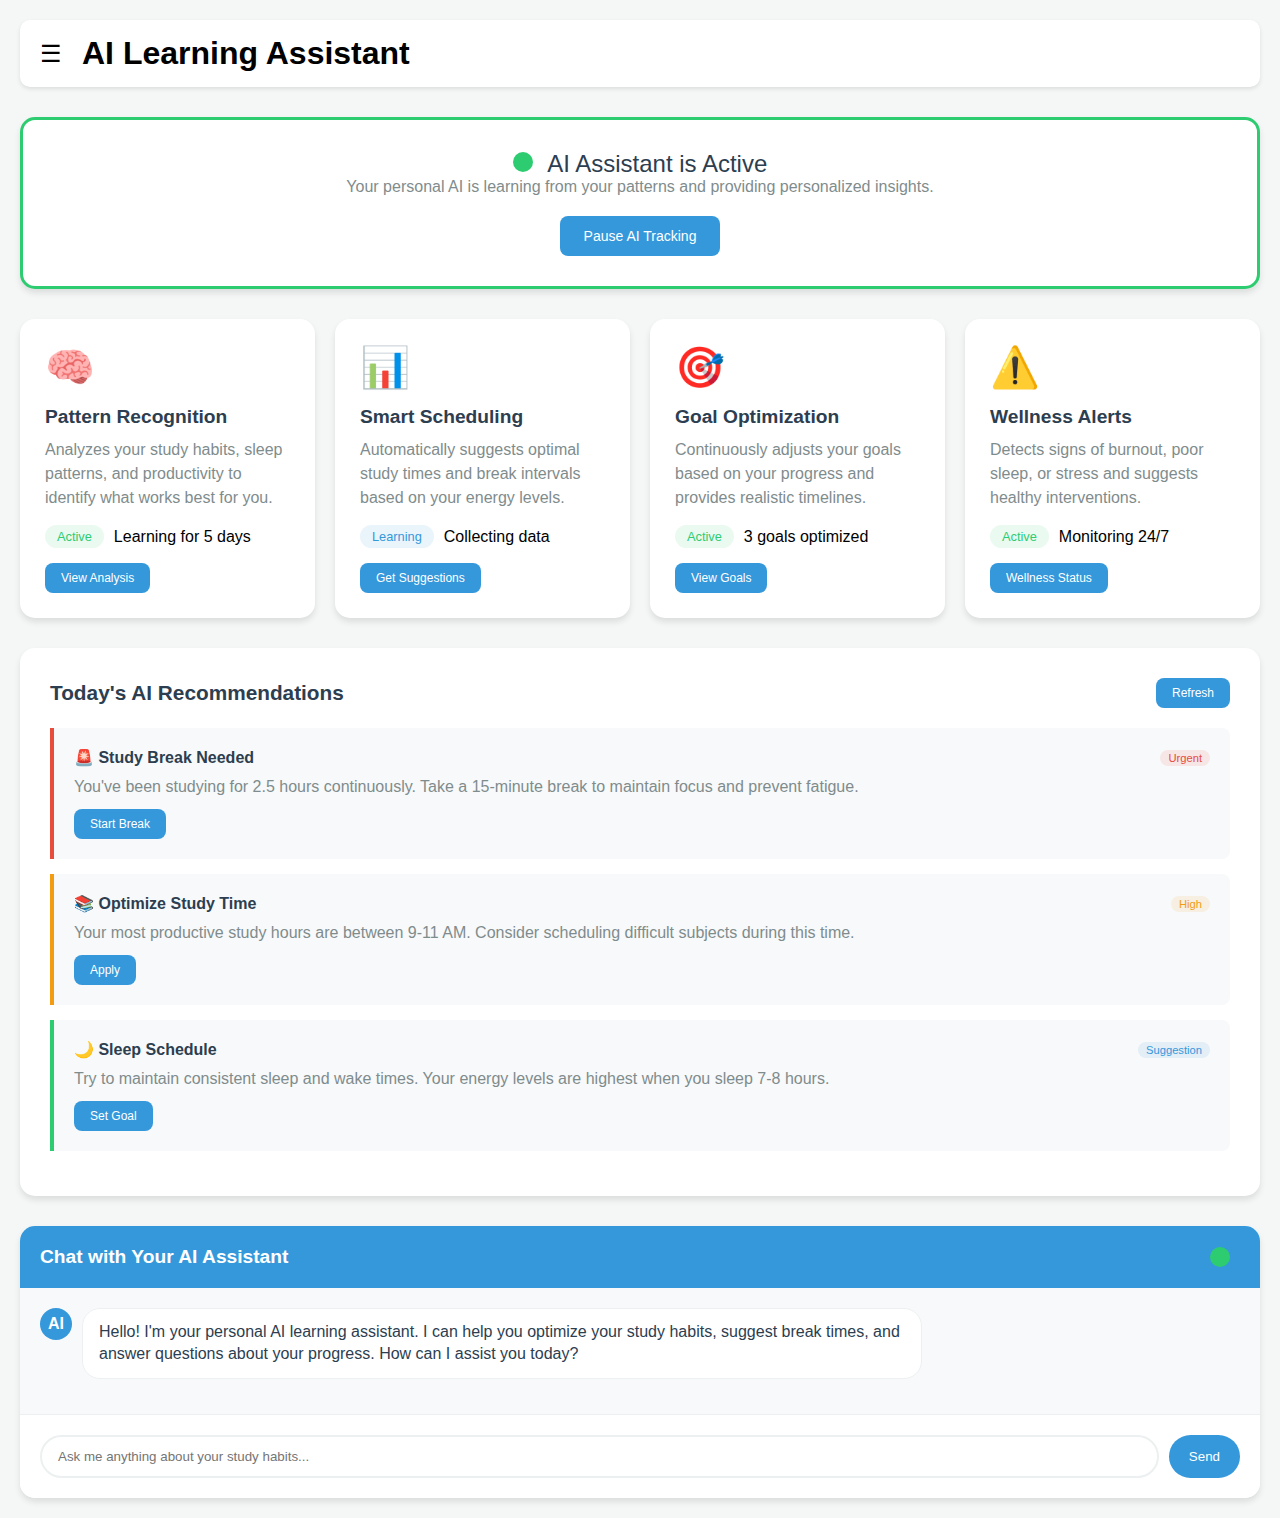
<file: ai-tracking.html>
<!DOCTYPE html>
<html lang="en">
<head>
    <meta charset="UTF-8">
    <meta name="viewport" content="width=device-width, initial-scale=1.0">
    <title>AI Tracking - Student Organizer</title>
    <style>
        * { margin: 0; padding: 0; box-sizing: border-box; }
        body { font-family: 'Arial', sans-serif; background-color: #f4f7f6; }
        .sidebar { position: fixed; top: 0; left: -250px; width: 250px; height: 100vh; background: #2c3e50; color: white; transition: left 0.3s ease; z-index: 1000; }
        .sidebar.active { left: 0; }
        .sidebar-header { padding: 20px; border-bottom: 1px solid #34495e; }
        .sidebar-nav { list-style: none; padding: 20px 0; }
        .sidebar-nav a { display: block; padding: 15px 20px; color: #ecf0f1; text-decoration: none; }
        .sidebar-nav a:hover, .sidebar-nav a.active { background-color: #34495e; }
        .sidebar-footer { margin-top: auto; padding: 20px; }
        .logout-btn { width: 100%; padding: 12px; background: #e74c3c; color: white; border: none; border-radius: 5px; cursor: pointer; }
        .main-content { margin-left: 0; padding: 20px; transition: margin-left 0.3s ease; }
        .main-content.shifted { margin-left: 250px; }
        .header { display: flex; align-items: center; margin-bottom: 30px; background: white; padding: 15px 20px; border-radius: 10px; box-shadow: 0 2px 4px rgba(0,0,0,0.1); }
        .menu-btn { background: none; border: none; font-size: 1.5rem; cursor: pointer; margin-right: 20px; }
        .overlay { position: fixed; top: 0; left: 0; width: 100%; height: 100%; background: rgba(0,0,0,0.5); z-index: 999; opacity: 0; visibility: hidden; }
        .overlay.active { opacity: 1; visibility: visible; }
        .btn { padding: 12px 24px; background: #3498db; color: white; border: none; border-radius: 8px; cursor: pointer; font-size: 14px; font-weight: 500; }
        .btn:hover { background: #2980b9; }
        .btn-sm { padding: 8px 16px; font-size: 12px; }

        /* AI Tracking specific styles */
        .ai-status {
            background: white; border-radius: 15px; padding: 30px; box-shadow: 0 4px 6px rgba(0,0,0,0.1); margin-bottom: 30px; text-align: center;
        }
        .ai-status.active { border: 3px solid #2ecc71; }
        .ai-status.inactive { border: 3px solid #e74c3c; }
        .ai-indicator {
            display: inline-block; width: 20px; height: 20px; border-radius: 50%; margin-right: 10px;
        }
        .ai-indicator.active { background: #2ecc71; animation: pulse 2s infinite; }
        .ai-indicator.inactive { background: #e74c3c; }
        @keyframes pulse { 0% { opacity: 1; } 50% { opacity: 0.5; } 100% { opacity: 1; } }
        .ai-status-title { font-size: 1.5rem; color: #2c3e50; margin-bottom: 10px; }
        .ai-status-description { color: #7f8c8d; margin-bottom: 20px; }
        .ai-features {
            display: grid; grid-template-columns: repeat(auto-fit, minmax(250px, 1fr)); gap: 20px; margin-bottom: 30px;
        }
        .ai-feature {
            background: white; border-radius: 15px; padding: 25px; box-shadow: 0 4px 6px rgba(0,0,0,0.1);
        }
        .feature-icon { font-size: 2.5rem; margin-bottom: 15px; }
        .feature-title { font-size: 1.2rem; color: #2c3e50; margin-bottom: 10px; font-weight: 600; }
        .feature-description { color: #7f8c8d; line-height: 1.5; margin-bottom: 15px; }
        .feature-status { display: flex; align-items: center; gap: 10px; margin-bottom: 15px; }
        .status-badge {
            padding: 4px 12px; border-radius: 20px; font-size: 0.8rem; font-weight: 500;
        }
        .status-badge.active { background: rgba(46, 204, 113, 0.1); color: #2ecc71; }
        .status-badge.learning { background: rgba(52, 152, 219, 0.1); color: #3498db; }
        .status-badge.pending { background: rgba(241, 196, 15, 0.1); color: #f1c40f; }

        .ai-recommendations {
            background: white; border-radius: 15px; padding: 30px; box-shadow: 0 4px 6px rgba(0,0,0,0.1);
        }
        .recommendations-header { display: flex; justify-content: space-between; align-items: center; margin-bottom: 20px; }
        .recommendations-title { color: #2c3e50; font-size: 1.3rem; font-weight: 600; }
        .recommendation-item {
            border-left: 4px solid #3498db; padding: 20px; background: #f8f9fa; margin-bottom: 15px; border-radius: 0 8px 8px 0;
        }
        .recommendation-item.urgent { border-left-color: #e74c3c; }
        .recommendation-item.high-priority { border-left-color: #f39c12; }
        .recommendation-item.suggestion { border-left-color: #2ecc71; }
        .recommendation-header { display: flex; justify-content: space-between; align-items: center; margin-bottom: 8px; }
        .recommendation-title { font-weight: 600; color: #2c3e50; }
        .recommendation-priority {
            padding: 2px 8px; border-radius: 12px; font-size: 0.7rem; font-weight: 500;
        }
        .priority-urgent { background: rgba(231, 76, 60, 0.1); color: #e74c3c; }
        .priority-high { background: rgba(243, 156, 18, 0.1); color: #f39c12; }
        .priority-normal { background: rgba(52, 152, 219, 0.1); color: #3498db; }
        .recommendation-description { color: #7f8c8d; line-height: 1.5; }
        .recommendation-action { margin-top: 10px; }

        .chat-interface {
            background: white; border-radius: 15px; box-shadow: 0 4px 6px rgba(0,0,0,0.1); margin-top: 30px; overflow: hidden;
        }
        .chat-header { background: #3498db; color: white; padding: 20px; display: flex; justify-content: space-between; align-items: center; }
        .chat-title { font-size: 1.2rem; font-weight: 600; }
        .chat-messages { max-height: 400px; overflow-y: auto; padding: 20px; background: #f8f9fa; }
        .message { margin-bottom: 15px; display: flex; align-items: flex-start; gap: 10px; }
        .message.user { flex-direction: row-reverse; }
        .message-avatar { width: 32px; height: 32px; border-radius: 50%; display: flex; align-items: center; justify-content: center; font-weight: 600; }
        .message-avatar.ai { background: #3498db; color: white; }
        .message-avatar.user { background: #2c3e50; color: white; }
        .message-bubble { max-width: 70%; padding: 12px 16px; border-radius: 18px; line-height: 1.4; }
        .message.user .message-bubble { background: #3498db; color: white; }
        .message.ai .message-bubble { background: white; border: 1px solid #ecf0f1; color: #2c3e50; }
        .chat-input { padding: 20px; background: white; border-top: 1px solid #ecf0f1; display: flex; gap: 10px; }
        .chat-input input {
            flex: 1; padding: 12px 16px; border: 2px solid #ecf0f1; border-radius: 25px; outline: none;
        }
        .chat-input input:focus { border-color: #3498db; }
        .chat-send { padding: 12px 20px; background: #3498db; color: white; border: none; border-radius: 25px; cursor: pointer; }
        .chat-send:hover { background: #2980b9; }

        .notification {
            position: fixed; top: 20px; right: 20px; padding: 15px 20px; background: #2ecc71; color: white; border-radius: 5px; z-index: 10000;
            animation: slideIn 0.3s ease;
        }
        @keyframes slideIn { from { transform: translateX(100%); } to { transform: translateX(0); } }
        @media (max-width: 768px) { .main-content.shifted { margin-left: 0; } .ai-features { grid-template-columns: 1fr; } }
    </style>
</head>
<body>
    <!-- Sidebar -->
    <div class="sidebar" id="sidebar">
        <div class="sidebar-header">
            <h2>📚 Student Hub</h2>
        </div>
        
        <nav>
            <ul class="sidebar-nav">
                <li><a href="dashboard.html">🏠 Dashboard</a></li>
                <li><a href="profile.html">👤 Profile</a></li>
                <li><a href="goals.html">🎯 Goals</a></li>
                <li><a href="calendar.html">📅 Calendar</a></li>
                <li><a href="history.html">📜 History</a></li>
                <li><a href="analysis.html">📊 Analysis</a></li>
                <li><a href="ai-tracking.html" class="active">🤖 AI Tracking</a></li>
            </ul>
        </nav>
        
        <div class="sidebar-footer">
            <button class="logout-btn" onclick="logout()">Logout</button>
        </div>
    </div>

    <div class="overlay" id="overlay"></div>

    <div class="main-content" id="main-content">
        <div class="header">
            <button class="menu-btn" onclick="toggleMenu()">☰</button>
            <h1>AI Learning Assistant</h1>
        </div>

        <!-- AI Status -->
        <div class="ai-status active" id="ai-status">
            <div>
                <span class="ai-indicator active"></span>
                <span class="ai-status-title">AI Assistant is Active</span>
            </div>
            <p class="ai-status-description">Your personal AI is learning from your patterns and providing personalized insights.</p>
            <button class="btn" onclick="toggleAI()">Pause AI Tracking</button>
        </div>

        <!-- AI Features -->
        <div class="ai-features">
            <div class="ai-feature">
                <div class="feature-icon">🧠</div>
                <h3 class="feature-title">Pattern Recognition</h3>
                <p class="feature-description">Analyzes your study habits, sleep patterns, and productivity to identify what works best for you.</p>
                <div class="feature-status">
                    <span class="status-badge active">Active</span>
                    <span>Learning for 5 days</span>
                </div>
                <button class="btn btn-sm" onclick="showPatternAnalysis()">View Analysis</button>
            </div>

            <div class="ai-feature">
                <div class="feature-icon">📊</div>
                <h3 class="feature-title">Smart Scheduling</h3>
                <p class="feature-description">Automatically suggests optimal study times and break intervals based on your energy levels.</p>
                <div class="feature-status">
                    <span class="status-badge learning">Learning</span>
                    <span>Collecting data</span>
                </div>
                <button class="btn btn-sm" onclick="showSchedule()">Get Suggestions</button>
            </div>

            <div class="ai-feature">
                <div class="feature-icon">🎯</div>
                <h3 class="feature-title">Goal Optimization</h3>
                <p class="feature-description">Continuously adjusts your goals based on your progress and provides realistic timelines.</p>
                <div class="feature-status">
                    <span class="status-badge active">Active</span>
                    <span>3 goals optimized</span>
                </div>
                <button class="btn btn-sm" onclick="showGoalOptimization()">View Goals</button>
            </div>

            <div class="ai-feature">
                <div class="feature-icon">⚠️</div>
                <h3 class="feature-title">Wellness Alerts</h3>
                <p class="feature-description">Detects signs of burnout, poor sleep, or stress and suggests healthy interventions.</p>
                <div class="feature-status">
                    <span class="status-badge active">Active</span>
                    <span>Monitoring 24/7</span>
                </div>
                <button class="btn btn-sm" onclick="showWellnessCheck()">Wellness Status</button>
            </div>
        </div>

        <!-- AI Recommendations -->
        <div class="ai-recommendations">
            <div class="recommendations-header">
                <h2 class="recommendations-title">Today's AI Recommendations</h2>
                <button class="btn btn-sm" onclick="refreshRecommendations()">Refresh</button>
            </div>
            <div id="recommendations-list">
                <div class="recommendation-item urgent">
                    <div class="recommendation-header">
                        <span class="recommendation-title">🚨 Study Break Needed</span>
                        <span class="recommendation-priority priority-urgent">Urgent</span>
                    </div>
                    <div class="recommendation-description">
                        You've been studying for 2.5 hours continuously. Take a 15-minute break to maintain focus and prevent fatigue.
                    </div>
                    <div class="recommendation-action">
                        <button class="btn btn-sm" onclick="startBreak()">Start Break</button>
                    </div>
                </div>

                <div class="recommendation-item high-priority">
                    <div class="recommendation-header">
                        <span class="recommendation-title">📚 Optimize Study Time</span>
                        <span class="recommendation-priority priority-high">High</span>
                    </div>
                    <div class="recommendation-description">
                        Your most productive study hours are between 9-11 AM. Consider scheduling difficult subjects during this time.
                    </div>
                    <div class="recommendation-action">
                        <button class="btn btn-sm" onclick="applySuggestion()">Apply</button>
                    </div>
                </div>

                <div class="recommendation-item suggestion">
                    <div class="recommendation-header">
                        <span class="recommendation-title">🌙 Sleep Schedule</span>
                        <span class="recommendation-priority priority-normal">Suggestion</span>
                    </div>
                    <div class="recommendation-description">
                        Try to maintain consistent sleep and wake times. Your energy levels are highest when you sleep 7-8 hours.
                    </div>
                    <div class="recommendation-action">
                        <button class="btn btn-sm" onclick="setSleepGoal()">Set Goal</button>
                    </div>
                </div>
            </div>
        </div>

        <!-- AI Chat Interface -->
        <div class="chat-interface">
            <div class="chat-header">
                <div class="chat-title">Chat with Your AI Assistant</div>
                <span class="ai-indicator active"></span>
            </div>
            <div class="chat-messages" id="chat-messages">
                <div class="message ai">
                    <div class="message-avatar ai">AI</div>
                    <div class="message-bubble">
                        Hello! I'm your personal AI learning assistant. I can help you optimize your study habits, suggest break times, and answer questions about your progress. How can I assist you today?
                    </div>
                </div>
            </div>
            <div class="chat-input">
                <input type="text" id="chat-input" placeholder="Ask me anything about your study habits..." onkeypress="handleChatKeypress(event)">
                <button class="chat-send" onclick="sendMessage()">Send</button>
            </div>
        </div>
    </div>

    <script>
        let aiActive = true;

        document.addEventListener('DOMContentLoaded', function() {
            startAITracking();
        });

        function toggleMenu() {
            const sidebar = document.getElementById('sidebar');
            const overlay = document.getElementById('overlay');
            const content = document.getElementById('main-content');
            
            sidebar.classList.toggle('active');
            overlay.classList.toggle('active');
            content.classList.toggle('shifted');
        }

        function logout() {
            if (confirm('Are you sure you want to logout?')) {
                localStorage.clear();
                window.location.href = 'index.html';
            }
        }

        function toggleAI() {
            aiActive = !aiActive;
            const statusDiv = document.getElementById('ai-status');
            const button = statusDiv.querySelector('.btn');
            
            if (aiActive) {
                statusDiv.className = 'ai-status active';
                button.textContent = 'Pause AI Tracking';
                showNotification('AI tracking resumed', 'success');
            } else {
                statusDiv.className = 'ai-status inactive';
                button.textContent = 'Resume AI Tracking';
                showNotification('AI tracking paused', 'info');
            }
        }

        function startAITracking() {
            // Simulate AI learning from user data
            setTimeout(() => {
                updateAIStatus();
            }, 2000);
        }

        function updateAIStatus() {
            // Analyze user data to simulate AI learning
            const analytics = analyzeUserPatterns();
            
            if (analytics.studyHours > 0) {
                showNotification('AI has analyzed your study patterns!', 'success');
            }
        }

        function analyzeUserPatterns() {
            let totalStudy = 0;
            let totalSleep = 0;
            let studyDays = 0;
            let sleepDays = 0;
            
            // Analyze last 7 days
            for (let i = 0; i < 7; i++) {
                const date = new Date();
                date.setDate(date.getDate() - i);
                const dateStr = date.toISOString().split('T')[0];
                
                const studyData = localStorage.getItem(`tracker_${dateStr}_study`);
                const sleepData = localStorage.getItem(`tracker_${dateStr}_sleep`);
                
                if (studyData) {
                    totalStudy += parseFloat(studyData);
                    studyDays++;
                }
                if (sleepData) {
                    totalSleep += parseFloat(sleepData);
                    sleepDays++;
                }
            }
            
            return {
                studyHours: studyDays > 0 ? totalStudy / studyDays : 0,
                sleepHours: sleepDays > 0 ? totalSleep / sleepDays : 0
            };
        }

        function showPatternAnalysis() {
            const analytics = analyzeUserPatterns();
            const message = `Based on your data:\n\n• Average study time: ${analytics.studyHours.toFixed(1)} hours/day\n• Average sleep: ${analytics.sleepHours.toFixed(1)} hours/night\n• Most productive time: 9-11 AM\n• Recommended break frequency: Every 45-50 minutes`;
            alert(message);
        }

        function showSchedule() {
            const suggestions = [
                "🌅 Morning (6-9 AM): Best for math and analytical subjects",
                "☀️ Late Morning (9-12 PM): Optimal for complex reading and writing",
                "🌤️ Afternoon (12-5 PM): Great for group work and discussions",
                "🌆 Evening (5-8 PM): Perfect for review and light tasks",
                "🌙 Night (8-10 PM): Ideal for reading and memorization"
            ];
            
            alert("AI-Recommended Study Schedule:\n\n" + suggestions.join("\n"));
        }

        function showGoalOptimization() {
            alert("Goal Optimization:\n\n• Study Goal: Currently 6h/day - Consider reducing to 5h for better quality\n• Sleep Goal: 8h/night - On track! ✅\n• Exercise Goal: 30min/day - Increase to 45min for better focus");
        }

        function showWellnessCheck() {
            const analytics = analyzeUserPatterns();
            let status = "Excellent";
            let color = "green";
            
            if (analytics.sleepHours < 7) {
                status = "Needs Attention";
                color = "red";
            } else if (analytics.sleepHours < 8) {
                status = "Good";
                color = "orange";
            }
            
            alert(`Wellness Status: ${status}\n\n• Sleep Quality: ${analytics.sleepHours.toFixed(1)}h (${status})\n• Stress Level: Low\n• Energy Level: High\n• Recommendations: Maintain current routine`);
        }

        function refreshRecommendations() {
            const analytics = analyzeUserPatterns();
            const recommendations = generateRecommendations(analytics);
            
            const recommendationsList = document.getElementById('recommendations-list');
            recommendationsList.innerHTML = recommendations.map(rec => `
                <div class="recommendation-item ${rec.priority}">
                    <div class="recommendation-header">
                        <span class="recommendation-title">${rec.title}</span>
                        <span class="recommendation-priority priority-${rec.priority}">${rec.priority.charAt(0).toUpperCase() + rec.priority.slice(1)}</span>
                    </div>
                    <div class="recommendation-description">${rec.description}</div>
                </div>
            `).join('');
            
            showNotification('Recommendations refreshed!', 'success');
        }

        function generateRecommendations(analytics) {
            const recommendations = [];
            
            // Study recommendations
            if (analytics.studyHours < 4) {
                recommendations.push({
                    priority: 'high',
                    title: '📚 Increase Study Time',
                    description: 'Your daily study time is below recommended levels. Try to gradually increase to 5-6 hours for better academic performance.'
                });
            }
            
            // Sleep recommendations
            if (analytics.sleepHours < 7) {
                recommendations.push({
                    priority: 'urgent',
                    title: '😴 Prioritize Sleep',
                    description: 'You\'re not getting enough sleep. Aim for 7-8 hours to improve memory consolidation and cognitive function.'
                });
            } else if (analytics.sleepHours > 9) {
                recommendations.push({
                    priority: 'normal',
                    title: '⏰ Optimize Sleep Schedule',
                    description: 'Consider adjusting your sleep schedule. Too much sleep can reduce alertness during important study hours.'
                });
            }
            
            // Always include a positive recommendation
            recommendations.push({
                priority: 'normal',
                title: '🎯 Great Progress!',
                description: 'Keep up the excellent work! Your consistency is improving and you\'re on track to meet your goals.'
            });
            
            return recommendations.slice(0, 3);
        }

        function startBreak() {
            showNotification('Break timer started! 15 minutes ⏰', 'success');
            // In a real app, this would start a break timer
        }

        function applySuggestion() {
            showNotification('Study schedule updated! 📅', 'success');
        }

        function setSleepGoal() {
            const newGoal = prompt('Set your sleep goal (hours):', '8');
            if (newGoal) {
                localStorage.setItem('sleep-goal', newGoal);
                showNotification('Sleep goal updated! 😴', 'success');
            }
        }

        function sendMessage() {
            const input = document.getElementById('chat-input');
            const message = input.value.trim();
            
            if (!message) return;
            
            // Add user message
            addChatMessage(message, 'user');
            input.value = '';
            
            // Simulate AI response
            setTimeout(() => {
                const response = generateAIResponse(message);
                addChatMessage(response, 'ai');
            }, 1000);
        }

        function addChatMessage(message, sender) {
            const messagesDiv = document.getElementById('chat-messages');
            const messageDiv = document.createElement('div');
            messageDiv.className = `message ${sender}`;
            messageDiv.innerHTML = `
                <div class="message-avatar ${sender}">${sender === 'ai' ? 'AI' : 'You'}</div>
                <div class="message-bubble">${message}</div>
            `;
            messagesDiv.appendChild(messageDiv);
            messagesDiv.scrollTop = messagesDiv.scrollHeight;
        }

        function generateAIResponse(userMessage) {
            const lowerMessage = userMessage.toLowerCase();
            
            if (lowerMessage.includes('study') || lowerMessage.includes('learn')) {
                return "Based on your patterns, you're most productive in the morning. I recommend studying your most difficult subjects between 9-11 AM when your focus is highest.";
            } else if (lowerMessage.includes('sleep') || lowerMessage.includes('tired')) {
                return "I notice your sleep patterns. For optimal cognitive function, aim for 7-8 hours of consistent sleep. Try setting a regular bedtime to improve sleep quality.";
            } else if (lowerMessage.includes('break') || lowerMessage.includes('rest')) {
                return "Great question! I recommend taking a 15-minute break every 45-50 minutes of study. Try the Pomodoro technique: 25 minutes focus, 5 minutes break.";
            } else if (lowerMessage.includes('goal') || lowerMessage.includes('progress')) {
                return "You're making excellent progress! Your consistency has improved by 15% this week. Keep tracking your activities to help me provide better insights.";
            } else if (lowerMessage.includes('stressed') || lowerMessage.includes('overwhelmed')) {
                return "I understand you might be feeling overwhelmed. Remember to take breaks, stay hydrated, and celebrate small wins. Would you like me to suggest some stress-relief activities?";
            } else {
                return "I'm here to help optimize your learning! I can provide insights about your study patterns, suggest optimal schedules, or help with goal setting. What specific area would you like to focus on?";
            }
        }

        function handleChatKeypress(event) {
            if (event.key === 'Enter') {
                sendMessage();
            }
        }

        function showNotification(message, type = 'success') {
            const notification = document.createElement('div');
            notification.className = 'notification';
            notification.textContent = message;
            
            if (type === 'success') {
                notification.style.background = '#2ecc71';
            } else if (type === 'info') {
                notification.style.background = '#3498db';
            }
            
            document.body.appendChild(notification);
            
            setTimeout(() => {
                notification.remove();
            }, 3000);
        }
    </script>
</body>
</html>
</file>
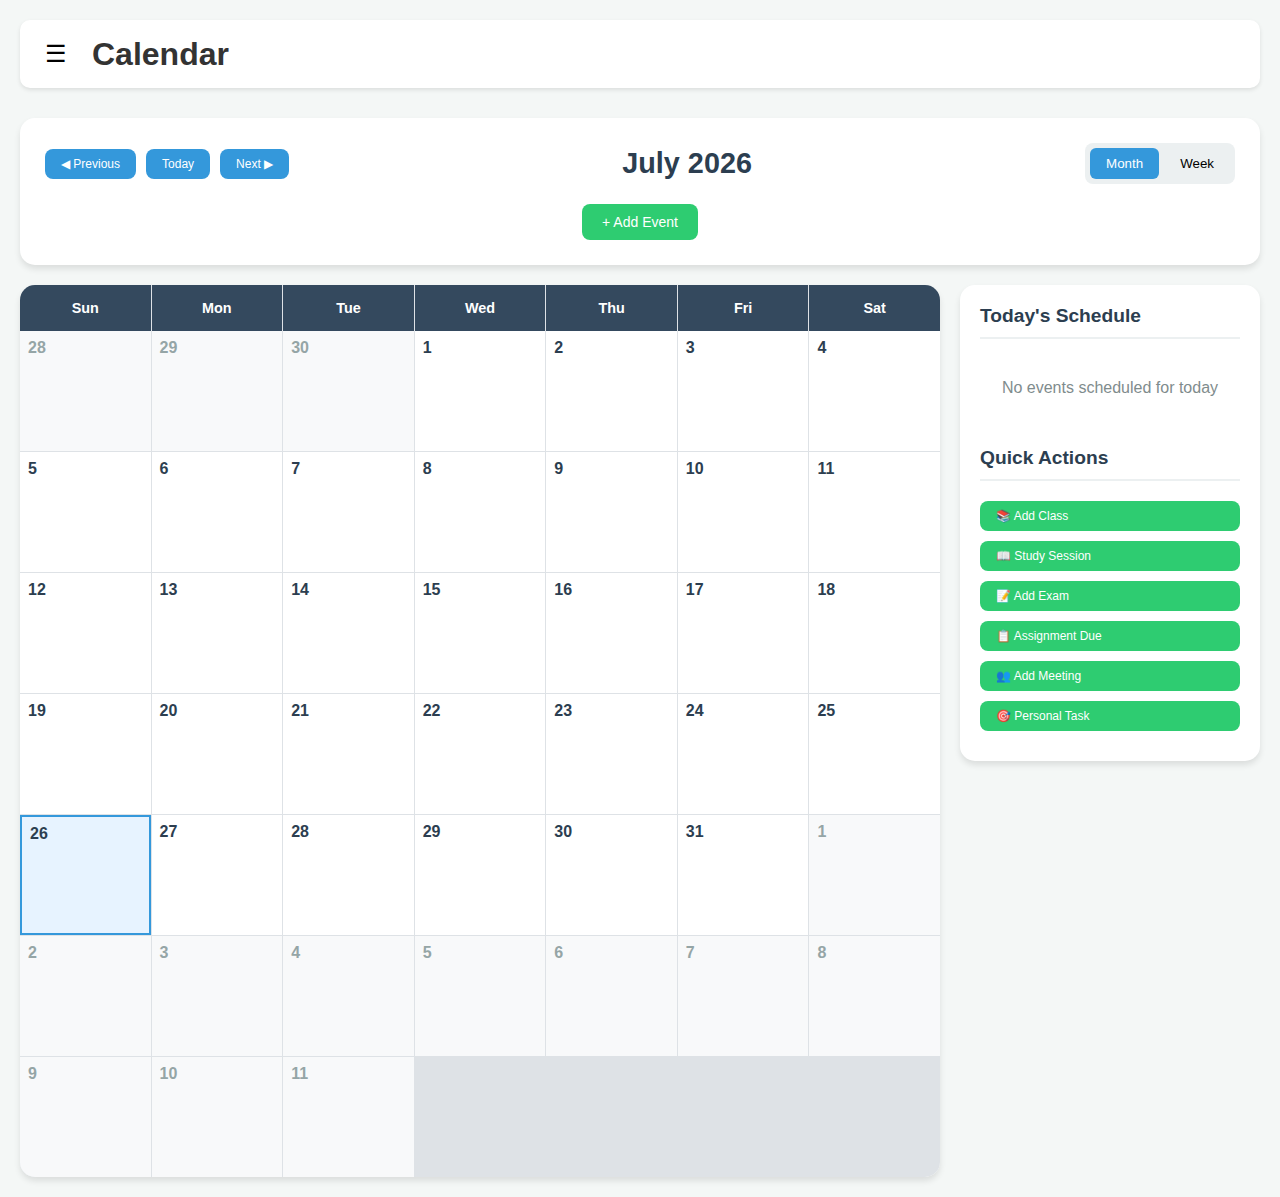
<file: calendar.html>
<!DOCTYPE html>
<html lang="en">
<head>
    <meta charset="UTF-8">
    <meta name="viewport" content="width=device-width, initial-scale=1.0">
    <title>Calendar - Student Organizer</title>
    <style>
        * {
            margin: 0;
            padding: 0;
            box-sizing: border-box;
        }

        body {
            font-family: 'Arial', sans-serif;
            background-color: #f4f7f6;
            color: #333;
        }

        /* Sidebar Styles */
        .sidebar {
            position: fixed;
            top: 0;
            left: -250px;
            width: 250px;
            height: 100vh;
            background: #2c3e50;
            color: white;
            transition: left 0.3s ease;
            z-index: 1000;
            display: flex;
            flex-direction: column;
        }

        .sidebar.active {
            left: 0;
        }

        .sidebar-header {
            padding: 20px;
            border-bottom: 1px solid #34495e;
        }

        .sidebar-header h2 {
            font-size: 1.5rem;
        }

        .sidebar-nav {
            flex: 1;
            list-style: none;
            padding: 20px 0;
        }

        .sidebar-nav a {
            display: block;
            padding: 15px 20px;
            color: #ecf0f1;
            text-decoration: none;
            transition: background-color 0.2s;
        }

        .sidebar-nav a:hover,
        .sidebar-nav a.active {
            background-color: #34495e;
        }

        .sidebar-footer {
            padding: 20px;
        }

        .logout-btn {
            width: 100%;
            padding: 12px;
            background: #e74c3c;
            color: white;
            border: none;
            border-radius: 5px;
            cursor: pointer;
        }

        /* Main Content */
        .main-content {
            margin-left: 0;
            padding: 20px;
            transition: margin-left 0.3s ease;
        }

        .main-content.shifted {
            margin-left: 250px;
        }

        /* Header */
        .header {
            display: flex;
            align-items: center;
            margin-bottom: 30px;
            background: white;
            padding: 15px 20px;
            border-radius: 10px;
            box-shadow: 0 2px 4px rgba(0,0,0,0.1);
        }

        .menu-btn {
            background: none;
            border: none;
            font-size: 1.5rem;
            cursor: pointer;
            margin-right: 20px;
            padding: 5px;
        }

        /* Calendar Container */
        .calendar-container {
            max-width: 1400px;
            margin: 0 auto;
        }

        /* Calendar Header */
        .calendar-header {
            background: white;
            padding: 25px;
            border-radius: 15px;
            margin-bottom: 20px;
            box-shadow: 0 4px 6px rgba(0,0,0,0.1);
        }

        .calendar-nav {
            display: flex;
            justify-content: space-between;
            align-items: center;
            margin-bottom: 20px;
        }

        .nav-buttons {
            display: flex;
            gap: 10px;
        }

        .btn {
            padding: 10px 20px;
            background: #3498db;
            color: white;
            border: none;
            border-radius: 8px;
            cursor: pointer;
            font-size: 14px;
            font-weight: 500;
            transition: all 0.3s ease;
        }

        .btn:hover {
            background: #2980b9;
            transform: translateY(-1px);
        }

        .btn-success {
            background: #2ecc71;
        }

        .btn-success:hover {
            background: #27ae60;
        }

        .btn-sm {
            padding: 8px 16px;
            font-size: 12px;
        }

        .current-month {
            font-size: 1.8rem;
            font-weight: 700;
            color: #2c3e50;
        }

        .view-buttons {
            display: flex;
            gap: 5px;
            background: #ecf0f1;
            border-radius: 8px;
            padding: 5px;
        }

        .view-btn {
            padding: 8px 16px;
            background: transparent;
            border: none;
            border-radius: 6px;
            cursor: pointer;
            font-weight: 500;
            transition: all 0.3s ease;
        }

        .view-btn.active {
            background: #3498db;
            color: white;
        }

        /* Calendar Grid */
        .calendar-wrapper {
            display: grid;
            grid-template-columns: 1fr 300px;
            gap: 20px;
        }

        .calendar-main {
            background: white;
            border-radius: 15px;
            box-shadow: 0 4px 6px rgba(0,0,0,0.1);
            overflow: hidden;
        }

        .calendar-grid {
            display: grid;
            grid-template-columns: repeat(7, 1fr);
            gap: 1px;
            background: #dee2e6;
        }

        .calendar-day-header {
            background: #34495e;
            color: white;
            padding: 15px;
            text-align: center;
            font-weight: 600;
            font-size: 0.9rem;
        }

        .calendar-day {
            background: white;
            min-height: 120px;
            padding: 8px;
            position: relative;
            cursor: pointer;
            transition: all 0.3s ease;
        }

        .calendar-day:hover {
            background: #f8f9fa;
        }

        .calendar-day.other-month {
            background: #f8f9fa;
            color: #95a5a6;
        }

        .calendar-day.today {
            background: #e7f3ff;
            border: 2px solid #3498db;
        }

        .calendar-day.has-events {
            background: #fff3cd;
        }

        .day-number {
            font-weight: 600;
            font-size: 1rem;
            margin-bottom: 5px;
            color: #2c3e50;
        }

        .other-month .day-number {
            color: #95a5a6;
        }

        .events-container {
            display: flex;
            flex-direction: column;
            gap: 2px;
            max-height: 80px;
            overflow-y: auto;
        }

        .event-dot {
            height: 4px;
            border-radius: 2px;
            margin-bottom: 2px;
        }

        .event-dot.class { background: #3498db; }
        .event-dot.exam { background: #e74c3c; }
        .event-dot.assignment { background: #f39c12; }
        .event-dot.personal { background: #9b59b6; }
        .event-dot.study { background: #2ecc71; }
        .event-dot.meeting { background: #1abc9c; }

        .event-preview {
            background: rgba(52, 152, 219, 0.1);
            border-left: 3px solid #3498db;
            padding: 4px 6px;
            border-radius: 0 4px 4px 0;
            font-size: 0.7rem;
            margin-bottom: 2px;
            color: #2c3e50;
            font-weight: 500;
        }

        .more-events {
            color: #7f8c8d;
            font-size: 0.7rem;
            font-style: italic;
            text-align: center;
        }

        /* Sidebar */
        .calendar-sidebar {
            background: white;
            border-radius: 15px;
            padding: 20px;
            box-shadow: 0 4px 6px rgba(0,0,0,0.1);
            height: fit-content;
            max-height: 600px;
            overflow-y: auto;
        }

        .sidebar-title {
            color: #2c3e50;
            font-size: 1.2rem;
            font-weight: 600;
            margin-bottom: 20px;
            border-bottom: 2px solid #ecf0f1;
            padding-bottom: 10px;
        }

        .today-events {
            margin-bottom: 30px;
        }

        .event-item {
            background: #f8f9fa;
            border-left: 4px solid #3498db;
            padding: 12px;
            margin-bottom: 10px;
            border-radius: 0 8px 8px 0;
            transition: all 0.3s ease;
        }

        .event-item:hover {
            background: #e9ecef;
            transform: translateX(2px);
        }

        .event-item.class { border-left-color: #3498db; }
        .event-item.exam { border-left-color: #e74c3c; }
        .event-item.assignment { border-left-color: #f39c12; }
        .event-item.personal { border-left-color: #9b59b6; }
        .event-item.study { border-left-color: #2ecc71; }
        .event-item.meeting { border-left-color: #1abc9c; }

        .event-time {
            font-weight: 600;
            color: #2c3e50;
            font-size: 0.9rem;
            margin-bottom: 5px;
        }

        .event-title {
            color: #495057;
            font-size: 0.9rem;
            margin-bottom: 5px;
        }

        .event-type {
            display: inline-block;
            background: #e9ecef;
            color: #6c757d;
            padding: 2px 8px;
            border-radius: 12px;
            font-size: 0.7rem;
            font-weight: 500;
        }

        .quick-actions {
            margin-top: 30px;
        }

        .quick-action-btn {
            width: 100%;
            margin-bottom: 10px;
            display: flex;
            align-items: center;
            gap: 10px;
        }

        /* Modals */
        .modal {
            position: fixed;
            top: 0;
            left: 0;
            width: 100%;
            height: 100%;
            background: rgba(0,0,0,0.5);
            display: none;
            align-items: center;
            justify-content: center;
            z-index: 10000;
            padding: 20px;
        }

        .modal.active {
            display: flex;
        }

        .modal-content {
            background: white;
            border-radius: 15px;
            padding: 30px;
            width: 90%;
            max-width: 500px;
            max-height: 90vh;
            overflow-y: auto;
            position: relative;
        }

        .modal-header {
            display: flex;
            justify-content: space-between;
            align-items: center;
            margin-bottom: 25px;
            border-bottom: 2px solid #ecf0f1;
            padding-bottom: 15px;
        }

        .modal-header h2 {
            color: #2c3e50;
            font-size: 1.5rem;
        }

        .modal-close {
            background: none;
            border: none;
            font-size: 1.5rem;
            cursor: pointer;
            color: #7f8c8d;
            padding: 5px;
        }

        .modal-close:hover {
            color: #e74c3c;
        }

        /* Forms */
        .form-group {
            margin-bottom: 20px;
        }

        .form-group label {
            display: block;
            margin-bottom: 8px;
            color: #2c3e50;
            font-weight: 500;
        }

        .form-group input,
        .form-group select,
        .form-group textarea {
            width: 100%;
            padding: 12px;
            border: 2px solid #ecf0f1;
            border-radius: 8px;
            font-size: 14px;
            transition: border-color 0.3s ease;
        }

        .form-group input:focus,
        .form-group select:focus,
        .form-group textarea:focus {
            outline: none;
            border-color: #3498db;
            box-shadow: 0 0 0 3px rgba(52, 152, 219, 0.1);
        }

        .form-row {
            display: grid;
            grid-template-columns: 1fr 1fr;
            gap: 15px;
        }

        .form-footer {
            display: flex;
            gap: 15px;
            margin-top: 25px;
        }

        /* Event List */
        .event-list {
            max-height: 400px;
            overflow-y: auto;
        }

        .event-card {
            background: #f8f9fa;
            border: 2px solid #ecf0f1;
            border-radius: 10px;
            padding: 15px;
            margin-bottom: 15px;
            transition: all 0.3s ease;
        }

        .event-card:hover {
            border-color: #3498db;
        }

        .event-card-header {
            display: flex;
            justify-content: space-between;
            align-items: center;
            margin-bottom: 10px;
        }

        .event-card-title {
            font-weight: 600;
            color: #2c3e50;
        }

        .event-card-actions {
            display: flex;
            gap: 8px;
        }

        .action-btn {
            padding: 4px 8px;
            border: none;
            border-radius: 4px;
            cursor: pointer;
            font-size: 12px;
        }

        .edit-btn {
            background: #3498db;
            color: white;
        }

        .delete-btn {
            background: #e74c3c;
            color: white;
        }

        /* Overlay */
        .overlay {
            position: fixed;
            top: 0;
            left: 0;
            width: 100%;
            height: 100%;
            background: rgba(0,0,0,0.5);
            z-index: 999;
            opacity: 0;
            visibility: hidden;
            transition: all 0.3s ease;
        }

        .overlay.active {
            opacity: 1;
            visibility: visible;
        }

        /* Notifications */
        .notification {
            position: fixed;
            top: 20px;
            right: 20px;
            padding: 15px 20px;
            background: #2ecc71;
            color: white;
            border-radius: 8px;
            z-index: 10000;
            animation: slideIn 0.3s ease;
            box-shadow: 0 4px 12px rgba(0,0,0,0.15);
        }

        @keyframes slideIn {
            from {
                transform: translateX(100%);
                opacity: 0;
            }
            to {
                transform: translateX(0);
                opacity: 1;
            }
        }

        /* Week View */
        .week-view {
            display: none;
        }

        .week-view.active {
            display: block;
        }

        .week-header {
            display: grid;
            grid-template-columns: 100px repeat(7, 1fr);
            background: #34495e;
            color: white;
        }

        .week-time-header {
            padding: 15px;
            text-align: center;
            font-weight: 600;
        }

        .week-day-header {
            padding: 15px;
            text-align: center;
            font-weight: 600;
        }

        .week-grid {
            display: grid;
            grid-template-columns: 100px repeat(7, 1fr);
            gap: 1px;
            background: #dee2e6;
        }

        .week-time-slot {
            background: white;
            padding: 10px;
            font-size: 0.8rem;
            color: #7f8c8d;
            text-align: center;
            min-height: 60px;
            display: flex;
            align-items: center;
            justify-content: center;
        }

        .week-event-slot {
            background: white;
            min-height: 60px;
            padding: 5px;
            cursor: pointer;
            position: relative;
        }

        .week-event-slot:hover {
            background: #f8f9fa;
        }

        .week-event {
            background: #3498db;
            color: white;
            padding: 2px 4px;
            border-radius: 3px;
            font-size: 0.7rem;
            margin-bottom: 2px;
        }

        /* Responsive Design */
        @media (max-width: 768px) {
            .main-content.shifted {
                margin-left: 0;
            }

            .calendar-wrapper {
                grid-template-columns: 1fr;
            }

            .calendar-sidebar {
                order: -1;
                margin-bottom: 20px;
            }

            .form-row {
                grid-template-columns: 1fr;
            }

            .calendar-nav {
                flex-direction: column;
                gap: 15px;
            }

            .nav-buttons {
                order: -1;
            }
        }

        @media (max-width: 480px) {
            .calendar-day {
                min-height: 80px;
                padding: 4px;
            }

            .event-preview {
                font-size: 0.6rem;
            }

            .current-month {
                font-size: 1.4rem;
            }
        }
    </style>
</head>
<body>
    <!-- Sidebar Navigation -->
    <div class="sidebar" id="sidebar">
        <div class="sidebar-header">
            <h2>📚 Student Hub</h2>
        </div>
        
        <nav>
            <ul class="sidebar-nav">
                <li><a href="dashboard.html">🏠 Dashboard</a></li>
                <li><a href="profile.html">👤 Profile</a></li>
                <li><a href="goals.html">🎯 Goals</a></li>
                <li><a href="calendar.html" class="active">📅 Calendar</a></li>
                <li><a href="history.html">📜 History</a></li>
                <li><a href="analysis.html">📊 Analysis</a></li>
                <li><a href="ai-tracking.html">🤖 AI Tracking</a></li>
            </ul>
        </nav>
        
        <div class="sidebar-footer">
            <button class="logout-btn" onclick="logout()">Logout</button>
        </div>
    </div>

    <!-- Overlay -->
    <div class="overlay" id="overlay"></div>

    <!-- Main Content -->
    <div class="main-content" id="main-content">
        <!-- Header -->
        <div class="header">
            <button class="menu-btn" onclick="toggleMenu()">☰</button>
            <h1>Calendar</h1>
        </div>

        <!-- Calendar Container -->
        <div class="calendar-container">
            <!-- Calendar Header -->
            <div class="calendar-header">
                <div class="calendar-nav">
                    <div class="nav-buttons">
                        <button class="btn btn-sm" onclick="previousMonth()">◀ Previous</button>
                        <button class="btn btn-sm" onclick="goToToday()">Today</button>
                        <button class="btn btn-sm" onclick="nextMonth()">Next ▶</button>
                    </div>
                    <div class="current-month" id="current-month">January 2024</div>
                    <div class="view-buttons">
                        <button class="view-btn active" onclick="changeView('month')">Month</button>
                        <button class="view-btn" onclick="changeView('week')">Week</button>
                    </div>
                </div>
                <div style="text-align: center;">
                    <button class="btn btn-success" onclick="openEventModal()">+ Add Event</button>
                </div>
            </div>

            <div class="calendar-wrapper">
                <!-- Main Calendar -->
                <div class="calendar-main">
                    <!-- Month View -->
                    <div class="month-view" id="month-view">
                        <div class="calendar-grid">
                            <!-- Day headers -->
                            <div class="calendar-day-header">Sun</div>
                            <div class="calendar-day-header">Mon</div>
                            <div class="calendar-day-header">Tue</div>
                            <div class="calendar-day-header">Wed</div>
                            <div class="calendar-day-header">Thu</div>
                            <div class="calendar-day-header">Fri</div>
                            <div class="calendar-day-header">Sat</div>
                        </div>
                        <div class="calendar-grid" id="calendar-days">
                            <!-- Calendar days will be generated here -->
                        </div>
                    </div>

                    <!-- Week View -->
                    <div class="week-view" id="week-view">
                        <div class="week-header">
                            <div class="week-time-header">Time</div>
                            <div class="week-day-header" id="week-day-0">Sun</div>
                            <div class="week-day-header" id="week-day-1">Mon</div>
                            <div class="week-day-header" id="week-day-2">Tue</div>
                            <div class="week-day-header" id="week-day-3">Wed</div>
                            <div class="week-day-header" id="week-day-4">Thu</div>
                            <div class="week-day-header" id="week-day-5">Fri</div>
                            <div class="week-day-header" id="week-day-6">Sat</div>
                        </div>
                        <div class="week-grid" id="week-grid">
                            <!-- Week grid will be generated here -->
                        </div>
                    </div>
                </div>

                <!-- Calendar Sidebar -->
                <div class="calendar-sidebar">
                    <h3 class="sidebar-title">Today's Schedule</h3>
                    <div class="today-events" id="today-events">
                        <!-- Today's events will be displayed here -->
                    </div>

                    <div class="quick-actions">
                        <h4 class="sidebar-title">Quick Actions</h4>
                        <button class="btn btn-sm btn-success quick-action-btn" onclick="addQuickEvent('class')">
                            📚 Add Class
                        </button>
                        <button class="btn btn-sm btn-success quick-action-btn" onclick="addQuickEvent('study')">
                            📖 Study Session
                        </button>
                        <button class="btn btn-sm btn-success quick-action-btn" onclick="addQuickEvent('exam')">
                            📝 Add Exam
                        </button>
                        <button class="btn btn-sm btn-success quick-action-btn" onclick="addQuickEvent('assignment')">
                            📋 Assignment Due
                        </button>
                        <button class="btn btn-sm btn-success quick-action-btn" onclick="addQuickEvent('meeting')">
                            👥 Add Meeting
                        </button>
                        <button class="btn btn-sm btn-success quick-action-btn" onclick="addQuickEvent('personal')">
                            🎯 Personal Task
                        </button>
                    </div>
                </div>
            </div>
        </div>
    </div>

    <!-- Event Modal -->
    <div class="modal" id="event-modal">
        <div class="modal-content">
            <div class="modal-header">
                <h2 id="event-modal-title">Add New Event</h2>
                <button class="modal-close" onclick="closeEventModal()">✕</button>
            </div>
            
            <form id="event-form">
                <div class="form-group">
                    <label for="event-title">Event Title</label>
                    <input type="text" id="event-title" required placeholder="Enter event title">
                </div>
                
                <div class="form-row">
                    <div class="form-group">
                        <label for="event-date">Date</label>
                        <input type="date" id="event-date" required>
                    </div>
                    <div class="form-group">
                        <label for="event-time">Time</label>
                        <input type="time" id="event-time" required>
                    </div>
                </div>
                
                <div class="form-row">
                    <div class="form-group">
                        <label for="event-type">Event Type</label>
                        <select id="event-type" required>
                            <option value="class">Class</option>
                            <option value="exam">Exam</option>
                            <option value="assignment">Assignment Due</option>
                            <option value="study">Study Session</option>
                            <option value="meeting">Meeting</option>
                            <option value="personal">Personal</option>
                        </select>
                    </div>
                    <div class="form-group">
                        <label for="event-duration">Duration (minutes)</label>
                        <input type="number" id="event-duration" min="15" max="480" value="60">
                    </div>
                </div>
                
                <div class="form-group">
                    <label for="event-description">Description (Optional)</label>
                    <textarea id="event-description" rows="3" placeholder="Event details..."></textarea>
                </div>
                
                <div class="form-group">
                    <label for="event-location">Location (Optional)</label>
                    <input type="text" id="event-location" placeholder="Event location...">
                </div>
                
                <div class="form-footer">
                    <button type="button" class="btn" onclick="closeEventModal()">Cancel</button>
                    <button type="submit" class="btn btn-success" id="event-submit-btn">Add Event</button>
                </div>
            </form>
        </div>
    </div>

    <!-- Events List Modal -->
    <div class="modal" id="events-list-modal">
        <div class="modal-content">
            <div class="modal-header">
                <h2 id="events-list-title">Events</h2>
                <button class="modal-close" onclick="closeEventsListModal()">✕</button>
            </div>
            
            <div class="event-list" id="events-list">
                <!-- Events will be displayed here -->
            </div>
        </div>
    </div>

    <script>
        // Global variables
        let currentMonth = new Date().getMonth();
        let currentYear = new Date().getFullYear();
        let currentView = 'month';
        let events = JSON.parse(localStorage.getItem('events') || '[]');
        let editingEventId = null;

        const monthNames = ["January", "February", "March", "April", "May", "June",
            "July", "August", "September", "October", "November", "December"];

        const dayNames = ["Sunday", "Monday", "Tuesday", "Wednesday", "Thursday", "Friday", "Saturday"];

        document.addEventListener('DOMContentLoaded', function() {
            loadEvents();
            renderCalendar();
            updateTodayEvents();
            setupEventListeners();
        });

        // Toggle sidebar menu
        function toggleMenu() {
            const sidebar = document.getElementById('sidebar');
            const overlay = document.getElementById('overlay');
            const content = document.getElementById('main-content');
            
            sidebar.classList.toggle('active');
            overlay.classList.toggle('active');
            content.classList.toggle('shifted');
        }

        // Logout function
        function logout() {
            if (confirm('Are you sure you want to logout?')) {
                localStorage.clear();
                window.location.href = 'index.html';
            }
        }

        // Load events from localStorage
        function loadEvents() {
            events = JSON.parse(localStorage.getItem('events') || '[]');
        }

        // Save events to localStorage
        function saveEvents() {
            localStorage.setItem('events', JSON.stringify(events));
        }

        // Setup event listeners
        function setupEventListeners() {
            document.getElementById('event-form').addEventListener('submit', handleEventSubmit);
            
            // Set today's date as default
            const today = new Date().toISOString().split('T')[0];
            document.getElementById('event-date').value = today;
            document.getElementById('event-date').min = today;
        }

        // Render calendar
        function renderCalendar() {
            if (currentView === 'month') {
                renderMonthView();
            } else {
                renderWeekView();
            }
        }

        // Render month view
        function renderMonthView() {
            document.getElementById('month-view').style.display = 'block';
            document.getElementById('week-view').style.display = 'none';
            
            const firstDay = new Date(currentYear, currentMonth, 1).getDay();
            const daysInMonth = new Date(currentYear, currentMonth + 1, 0).getDate();
            const daysInPrevMonth = new Date(currentYear, currentMonth, 0).getDate();

            document.getElementById('current-month').textContent = 
                `${monthNames[currentMonth]} ${currentYear}`;

            const calendarDays = document.getElementById('calendar-days');
            calendarDays.innerHTML = '';

            const today = new Date();
            let dayCounter = 1;

            // Add days from previous month
            for (let i = firstDay - 1; i >= 0; i--) {
                const dayDiv = createCalendarDay(daysInPrevMonth - i, true);
                calendarDays.appendChild(dayDiv);
            }

            // Add days of current month
            for (let i = 1; i <= daysInMonth; i++) {
                const dayDiv = createCalendarDay(i, false, 
                    currentYear === today.getFullYear() && 
                    currentMonth === today.getMonth() && 
                    i === today.getDate());
                calendarDays.appendChild(dayDiv);
                dayCounter++;
            }

            // Add days from next month
            while (dayCounter <= 42) {
                const dayDiv = createCalendarDay(dayCounter - daysInMonth, true);
                calendarDays.appendChild(dayDiv);
                dayCounter++;
            }
        }

        // Create calendar day
        function createCalendarDay(day, isOtherMonth, isToday = false) {
            const dayDiv = document.createElement('div');
            dayDiv.className = `calendar-day ${isOtherMonth ? 'other-month' : ''} ${isToday ? 'today' : ''}`;
            
            const dateStr = `${currentYear}-${String(currentMonth + 1).padStart(2, '0')}-${String(day).padStart(2, '0')}`;
            const dayEvents = events.filter(e => e.date === dateStr);
            
            if (dayEvents.length > 0) {
                dayDiv.classList.add('has-events');
            }

            dayDiv.innerHTML = `
                <div class="day-number">${day}</div>
                ${renderDayEvents(dayEvents)}
            `;

            if (!isOtherMonth) {
                dayDiv.addEventListener('click', () => showDayEvents(dateStr, day));
            }

            return dayDiv;
        }

        // Render day events in calendar
        function renderDayEvents(dayEvents) {
            if (dayEvents.length === 0) return '';

            let html = '<div class="events-container">';
            
            if (dayEvents.length <= 3) {
                dayEvents.forEach(event => {
                    html += `<div class="event-preview ${event.type}">${event.title}</div>`;
                });
            } else {
                // Show first 2 events + count
                dayEvents.slice(0, 2).forEach(event => {
                    html += `<div class="event-preview ${event.type}">${event.title}</div>`;
                });
                html += `<div class="more-events">+${dayEvents.length - 2} more</div>`;
            }
            
            html += '</div>';
            return html;
        }

        // Show day events
        function showDayEvents(dateStr, day) {
            const dayEvents = events.filter(e => e.date === dateStr);
            
            if (dayEvents.length === 0) {
                if (confirm(`No events on ${day}. Would you like to add one?`)) {
                    openEventModal(dateStr);
                }
                return;
            }

            document.getElementById('events-list-title').textContent = 
                `Events for ${dayNames[new Date(dateStr).getDay()]}, ${new Date(dateStr).toLocaleDateString()}`;
            
            const eventsList = document.getElementById('events-list');
            eventsList.innerHTML = dayEvents.map(event => `
                <div class="event-card ${event.type}">
                    <div class="event-card-header">
                        <div class="event-card-title">${event.title}</div>
                        <div class="event-card-actions">
                            <button class="action-btn edit-btn" onclick="editEvent('${event.id}')">Edit</button>
                            <button class="action-btn delete-btn" onclick="deleteEvent('${event.id}')">Delete</button>
                        </div>
                    </div>
                    <div style="font-size: 0.9rem; color: #7f8c8d; margin-bottom: 5px;">
                        ${event.time} • ${event.type.charAt(0).toUpperCase() + event.type.slice(1)}
                        ${event.duration ? ` • ${event.duration} min` : ''}
                    </div>
                    ${event.description ? `<div style="font-size: 0.9rem; margin-bottom: 5px;">${event.description}</div>` : ''}
                    ${event.location ? `<div style="font-size: 0.8rem; color: #95a5a6;">📍 ${event.location}</div>` : ''}
                </div>
            `).join('');

            document.getElementById('events-list-modal').classList.add('active');
        }

        // Render week view
        function renderWeekView() {
            document.getElementById('month-view').style.display = 'none';
            document.getElementById('week-view').style.display = 'block';

            // Get start of current week (Sunday)
            const today = new Date(currentYear, currentMonth, 1);
            const startOfWeek = new Date(today);
            startOfWeek.setDate(today.getDate() - today.getDay());

            // Update headers
            for (let i = 0; i < 7; i++) {
                const date = new Date(startOfWeek);
                date.setDate(startOfWeek.getDate() + i);
                
                document.getElementById(`week-day-${i}`).textContent = 
                    dayNames[date.getDay()].substring(0, 3) + ' ' + date.getDate();
                
                // Highlight today
                if (isToday(date)) {
                    document.getElementById(`week-day-${i}`).style.background = '#3498db';
                    document.getElementById(`week-day-${i}`).style.color = 'white';
                }
            }

            // Generate week grid
            const weekGrid = document.getElementById('week-grid');
            weekGrid.innerHTML = '';

            // Time slots (6 AM to 10 PM)
            const timeSlots = [];
            for (let hour = 6; hour <= 22; hour++) {
                timeSlots.push(`${hour.toString().padStart(2, '0')}:00`);
            }

            timeSlots.forEach(time => {
                // Time column
                const timeSlot = document.createElement('div');
                timeSlot.className = 'week-time-slot';
                timeSlot.textContent = time;
                weekGrid.appendChild(timeSlot);

                // Event slots for each day
                for (let day = 0; day < 7; day++) {
                    const date = new Date(startOfWeek);
                    date.setDate(startOfWeek.getDate() + day);
                    const dateStr = date.toISOString().split('T')[0];
                    
                    const eventSlot = document.createElement('div');
                    eventSlot.className = 'week-event-slot';
                    
                    const dayEvents = events.filter(e => e.date === dateStr && e.time.startsWith(time.substring(0, 2)));
                    
                    dayEvents.forEach(event => {
                        const eventDiv = document.createElement('div');
                        eventDiv.className = `week-event ${event.type}`;
                        eventDiv.textContent = event.title;
                        eventSlot.appendChild(eventDiv);
                    });
                    
                    eventSlot.addEventListener('click', () => {
                        if (dayEvents.length === 0) {
                            openEventModal(dateStr, time);
                        } else {
                            showDayEvents(dateStr, date.getDate());
                        }
                    });
                    
                    weekGrid.appendChild(eventSlot);
                }
            });
        }

        // Check if date is today
        function isToday(date) {
            const today = new Date();
            return date.toDateString() === today.toDateString();
        }

        // Event handlers
        function previousMonth() {
            currentMonth--;
            if (currentMonth < 0) {
                currentMonth = 11;
                currentYear--;
            }
            renderCalendar();
        }

        function nextMonth() {
            currentMonth++;
            if (currentMonth > 11) {
                currentMonth = 0;
                currentYear++;
            }
            renderCalendar();
        }

        function goToToday() {
            const today = new Date();
            currentMonth = today.getMonth();
            currentYear = today.getFullYear();
            renderCalendar();
        }

        function changeView(view) {
            currentView = view;
            
            // Update button states
            document.querySelectorAll('.view-btn').forEach(btn => btn.classList.remove('active'));
            event.target.classList.add('active');
            
            renderCalendar();
        }

        // Event modal functions
        function openEventModal(dateStr = null, timeStr = null) {
            editingEventId = null;
            
            document.getElementById('event-modal-title').textContent = 'Add New Event';
            document.getElementById('event-submit-btn').textContent = 'Add Event';
            
            const form = document.getElementById('event-form');
            form.reset();
            
            if (dateStr) {
                document.getElementById('event-date').value = dateStr;
            } else {
                const today = new Date().toISOString().split('T')[0];
                document.getElementById('event-date').value = today;
            }
            
            if (timeStr) {
                document.getElementById('event-time').value = timeStr;
            }
            
            document.getElementById('event-modal').classList.add('active');
        }

        function closeEventModal() {
            document.getElementById('event-modal').classList.remove('active');
            editingEventId = null;
        }

        function closeEventsListModal() {
            document.getElementById('events-list-modal').classList.remove('active');
        }

        function handleEventSubmit(e) {
            e.preventDefault();
            
            const eventData = {
                id: editingEventId || Date.now().toString(),
                title: document.getElementById('event-title').value,
                date: document.getElementById('event-date').value,
                time: document.getElementById('event-time').value,
                type: document.getElementById('event-type').value,
                duration: document.getElementById('event-duration').value,
                description: document.getElementById('event-description').value,
                location: document.getElementById('event-location').value,
                createdAt: new Date().toISOString()
            };

            if (editingEventId) {
                // Update existing event
                const index = events.findIndex(e => e.id === editingEventId);
                if (index !== -1) {
                    events[index] = eventData;
                }
            } else {
                // Add new event
                events.push(eventData);
            }

            saveEvents();
            renderCalendar();
            updateTodayEvents();
            closeEventModal();
            
            const action = editingEventId ? 'updated' : 'added';
            showNotification(`Event ${action} successfully!`, 'success');
            
            editingEventId = null;
        }

        function editEvent(eventId) {
            const event = events.find(e => e.id === eventId);
            if (!event) return;
            
            editingEventId = eventId;
            
            document.getElementById('event-modal-title').textContent = 'Edit Event';
            document.getElementById('event-submit-btn').textContent = 'Update Event';
            
            document.getElementById('event-title').value = event.title;
            document.getElementById('event-date').value = event.date;
            document.getElementById('event-time').value = event.time;
            document.getElementById('event-type').value = event.type;
            document.getElementById('event-duration').value = event.duration || '60';
            document.getElementById('event-description').value = event.description || '';
            document.getElementById('event-location').value = event.location || '';
            
            closeEventsListModal();
            document.getElementById('event-modal').classList.add('active');
        }

        function deleteEvent(eventId) {
            if (!confirm('Are you sure you want to delete this event?')) return;
            
            events = events.filter(e => e.id !== eventId);
            saveEvents();
            renderCalendar();
            updateTodayEvents();
            closeEventsListModal();
            
            showNotification('Event deleted successfully!', 'success');
        }

        // Quick actions
        function addQuickEvent(type) {
            const typeTitles = {
                class: 'New Class',
                exam: 'Upcoming Exam',
                assignment: 'Assignment Due',
                study: 'Study Session',
                meeting: 'Meeting',
                personal: 'Personal Task'
            };
            
            const title = prompt(`Enter ${typeTitles[type] || 'event'} title:`, typeTitles[type]);
            if (!title) return;
            
            const today = new Date().toISOString().split('T')[0];
            const defaultTime = type === 'class' ? '09:00' : '14:00';
            
            const eventData = {
                id: Date.now().toString(),
                title: title,
                date: today,
                time: defaultTime,
                type: type,
                duration: type === 'class' ? '60' : '30',
                description: '',
                location: '',
                createdAt: new Date().toISOString()
            };
            
            events.push(eventData);
            saveEvents();
            renderCalendar();
            updateTodayEvents();
            
            showNotification(`${typeTitles[type] || 'Event'} added successfully!`, 'success');
        }

        // Update today's events
        function updateTodayEvents() {
            const today = new Date().toISOString().split('T')[0];
            const todayEvents = events.filter(e => e.date === today);
            
            const container = document.getElementById('today-events');
            
            if (todayEvents.length === 0) {
                // Try to load class schedule from dashboard
                const classSchedule = localStorage.getItem(`tracker_${today}_schedule`);
                if (classSchedule) {
                    const lines = classSchedule.split('\n').filter(line => line.trim());
                    container.innerHTML = lines.map(line => {
                        const parts = line.split(' - ');
                        const time = parts[0] || '';
                        const subject = parts[1] || line;
                        return `
                            <div class="event-item class">
                                <div class="event-time">${time}</div>
                                <div class="event-title">${subject}</div>
                                <div class="event-type">Class</div>
                            </div>
                        `;
                    }).join('');
                } else {
                    container.innerHTML = '<p style="color: #7f8c8d; text-align: center; padding: 20px;">No events scheduled for today</p>';
                }
            } else {
                container.innerHTML = todayEvents
                    .sort((a, b) => a.time.localeCompare(b.time))
                    .map(event => `
                        <div class="event-item ${event.type}">
                            <div class="event-time">${event.time}</div>
                            <div class="event-title">${event.title}</div>
                            <div class="event-type">${event.type.charAt(0).toUpperCase() + event.type.slice(1)}</div>
                        </div>
                    `).join('');
            }
        }

        // Show notification
        function showNotification(message, type = 'success') {
            const notification = document.createElement('div');
            notification.className = 'notification';
            notification.textContent = message;
            
            if (type === 'error') {
                notification.style.background = '#e74c3c';
            } else if (type === 'success') {
                notification.style.background = '#2ecc71';
            } else {
                notification.style.background = '#3498db';
            }
            
            document.body.appendChild(notification);
            
            setTimeout(() => {
                notification.remove();
            }, 3000);
        }

        // Close modals when clicking outside
        document.getElementById('event-modal').addEventListener('click', function(e) {
            if (e.target === this) closeEventModal();
        });

        document.getElementById('events-list-modal').addEventListener('click', function(e) {
            if (e.target === this) closeEventsListModal();
        });

        // Keyboard shortcuts
        document.addEventListener('keydown', function(e) {
            if (e.key === 'Escape') {
                const eventModal = document.getElementById('event-modal');
                const eventsListModal = document.getElementById('events-list-modal');
                
                if (eventModal.classList.contains('active')) {
                    closeEventModal();
                } else if (eventsListModal.classList.contains('active')) {
                    closeEventsListModal();
                } else {
                    const sidebar = document.getElementById('sidebar');
                    if (sidebar.classList.contains('active')) {
                        toggleMenu();
                    }
                }
            }
            
            if (e.ctrlKey && e.key === 'n') {
                e.preventDefault();
                openEventModal();
            }
        });
    </script>
</body>
</html>
</file>
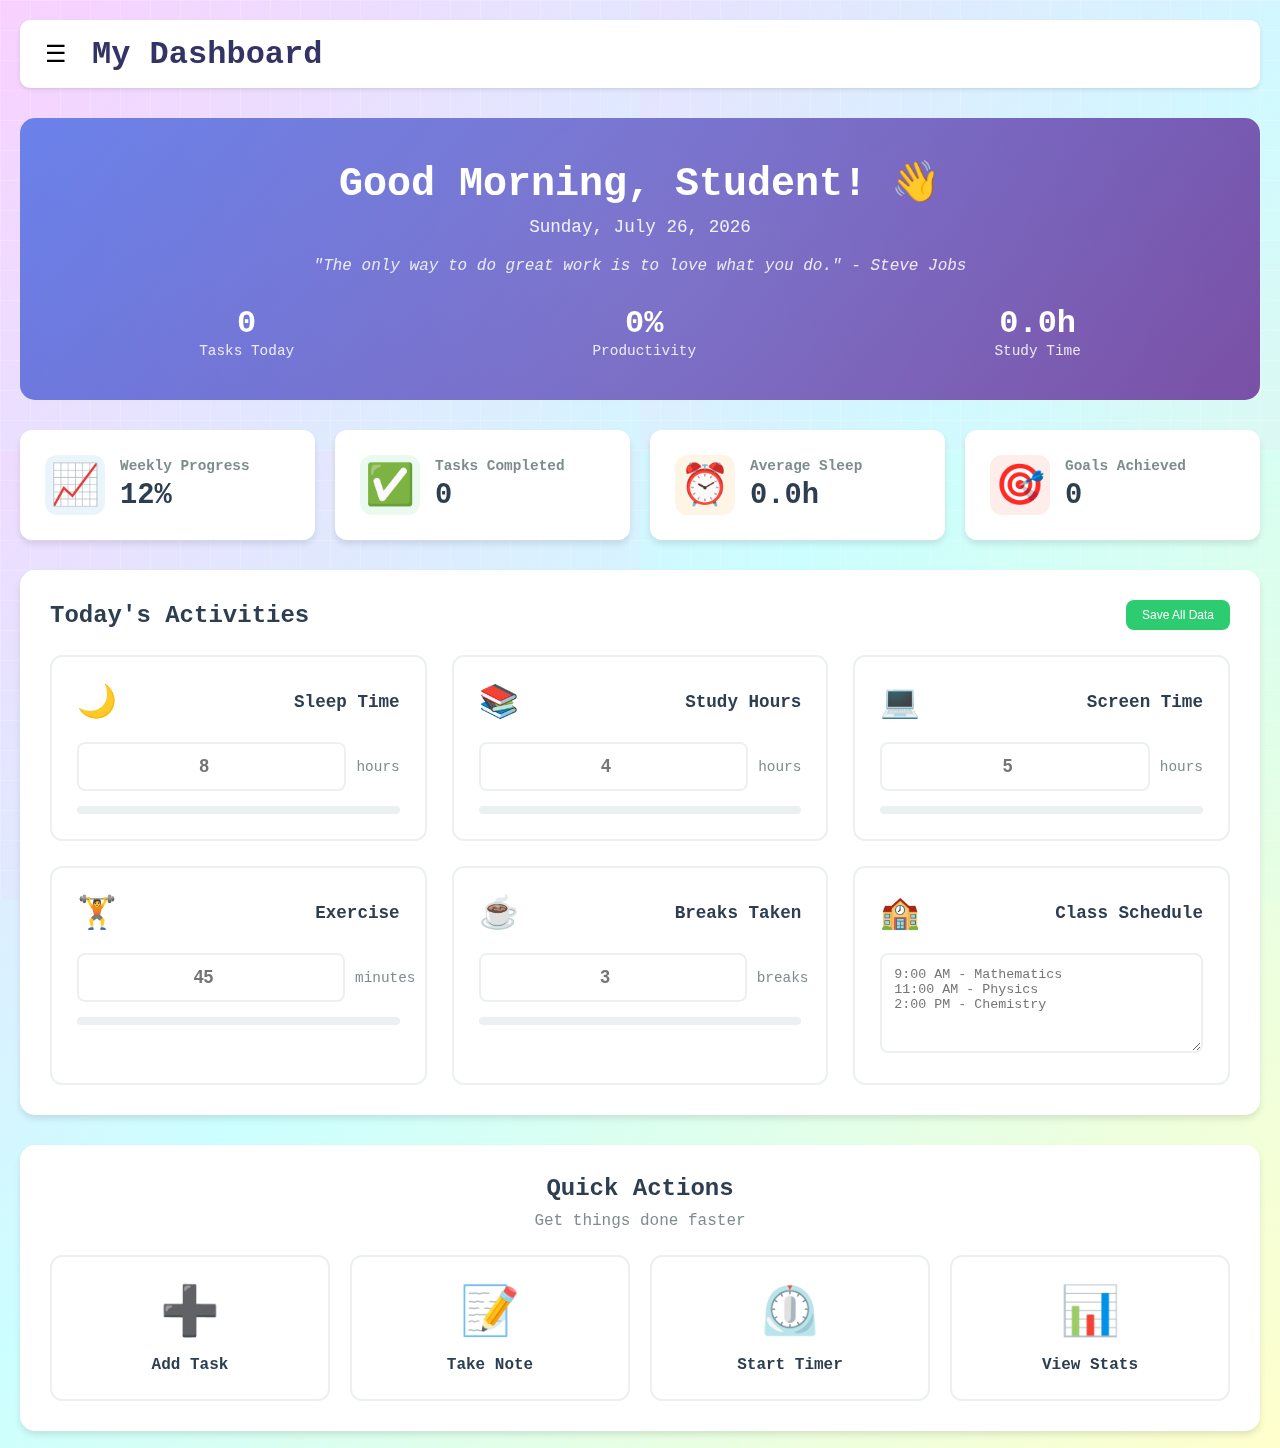
<file: dashboard.html>
<!DOCTYPE html>
<html lang="en">
<head>
    <meta charset="UTF-8">
    <meta name="viewport" content="width=device-width, initial-scale=1.0">
    <title>Dashboard - Student Organizer</title>
    <style>
        * {
            margin: 0;
            padding: 0;
            box-sizing: border-box;
        }

        body {
            font-family: 'Arial', sans-serif;
            background-color: #f4f7f6;
            color: #333;
        }

        /* Sidebar Styles */
        .sidebar {
            position: fixed;
            top: 0;
            left: -250px;
            width: 250px;
            height: 100vh;
            background: #2c3e50;
            color: white;
            transition: left 0.3s ease;
            z-index: 1000;
            display: flex;
            flex-direction: column;
        }

        .sidebar.active {
            left: 0;
        }

        .sidebar-header {
            padding: 20px;
            border-bottom: 1px solid #34495e;
        }

        .sidebar-header h2 {
            font-size: 1.5rem;
        }

        .sidebar-nav {
            flex: 1;
            list-style: none;
            padding: 20px 0;
        }

        .sidebar-nav a {
            display: block;
            padding: 15px 20px;
            color: #ecf0f1;
            text-decoration: none;
            transition: background-color 0.2s;
        }

        .sidebar-nav a:hover,
        .sidebar-nav a.active {
            background-color: #34495e;
        }

        .sidebar-footer {
            padding: 20px;
        }

        .logout-btn {
            width: 100%;
            padding: 12px;
            background: #e74c3c;
            color: white;
            border: none;
            border-radius: 5px;
            cursor: pointer;
        }

        /* Main Content */
        .main-content {
            margin-left: 0;
            padding: 20px;
            transition: margin-left 0.3s ease;
        }

        .main-content.shifted {
            margin-left: 250px;
        }

        /* Header */
        .header {
            display: flex;
            align-items: center;
            margin-bottom: 30px;
            background: white;
            padding: 15px 20px;
            border-radius: 10px;
            box-shadow: 0 2px 4px rgba(0,0,0,0.1);
        }

        .menu-btn {
            background: none;
            border: none;
            font-size: 1.5rem;
            cursor: pointer;
            margin-right: 20px;
            padding: 5px;
        }

        /* Welcome Banner */
        .welcome-banner {
            background: linear-gradient(135deg, #667eea 0%, #764ba2 100%);
            color: white;
            padding: 40px;
            border-radius: 15px;
            margin-bottom: 30px;
            position: relative;
            overflow: hidden;
        }

        .welcome-banner::before {
            content: '';
            position: absolute;
            top: -50%;
            right: -50%;
            width: 200%;
            height: 200%;
            background: radial-gradient(circle, rgba(255,255,255,0.1) 0%, transparent 70%);
            animation: pulse 4s ease-in-out infinite;
        }

        @keyframes pulse {
            0%, 100% { transform: scale(1); opacity: 0.5; }
            50% { transform: scale(1.1); opacity: 0.3; }
        }

        .banner-content {
            position: relative;
            z-index: 1;
            text-align: center;
        }

        .banner-greeting {
            font-size: 2.5rem;
            font-weight: 700;
            margin-bottom: 10px;
        }

        .banner-date {
            font-size: 1.1rem;
            opacity: 0.9;
            margin-bottom: 20px;
        }

        .banner-quote {
            font-style: italic;
            opacity: 0.85;
            font-size: 1rem;
            margin-bottom: 30px;
        }

        .banner-stats {
            display: flex;
            justify-content: space-around;
            flex-wrap: wrap;
            gap: 20px;
        }

        .banner-stat {
            text-align: center;
        }

        .banner-stat-value {
            font-size: 2rem;
            font-weight: 700;
            display: block;
        }

        .banner-stat-label {
            font-size: 0.9rem;
            opacity: 0.85;
        }

        /* Statistics Cards */
        .stats-grid {
            display: grid;
            grid-template-columns: repeat(auto-fit, minmax(250px, 1fr));
            gap: 20px;
            margin-bottom: 30px;
        }

        .stat-card {
            background: white;
            padding: 25px;
            border-radius: 12px;
            box-shadow: 0 4px 6px rgba(0,0,0,0.1);
            display: flex;
            align-items: center;
            gap: 15px;
            transition: transform 0.3s ease;
        }

        .stat-card:hover {
            transform: translateY(-2px);
        }

        .stat-icon {
            font-size: 2.5rem;
            width: 60px;
            height: 60px;
            display: flex;
            align-items: center;
            justify-content: center;
            border-radius: 12px;
        }

        .stat-icon.primary { background: rgba(52, 152, 219, 0.1); color: #3498db; }
        .stat-icon.success { background: rgba(46, 204, 113, 0.1); color: #2ecc71; }
        .stat-icon.warning { background: rgba(243, 156, 18, 0.1); color: #f39c12; }
        .stat-icon.danger { background: rgba(231, 76, 60, 0.1); color: #e74c3c; }

        .stat-info h3 {
            font-size: 0.9rem;
            color: #7f8c8d;
            margin-bottom: 5px;
        }

        .stat-info p {
            font-size: 1.8rem;
            font-weight: bold;
            color: #2c3e50;
        }

        /* Activity Trackers Section */
        .trackers-section {
            background: white;
            padding: 30px;
            border-radius: 15px;
            margin-bottom: 30px;
            box-shadow: 0 4px 6px rgba(0,0,0,0.1);
        }

        .section-header {
            display: flex;
            justify-content: space-between;
            align-items: center;
            margin-bottom: 25px;
        }

        .section-title {
            color: #2c3e50;
            font-size: 1.5rem;
            font-weight: 600;
        }

        .btn {
            padding: 10px 20px;
            background: #3498db;
            color: white;
            border: none;
            border-radius: 8px;
            cursor: pointer;
            font-size: 14px;
            font-weight: 500;
            transition: background-color 0.3s;
        }

        .btn:hover {
            background: #2980b9;
        }

        .btn-success {
            background: #2ecc71;
        }

        .btn-success:hover {
            background: #27ae60;
        }

        .btn-sm {
            padding: 8px 16px;
            font-size: 12px;
        }

        .trackers-grid {
            display: grid;
            grid-template-columns: repeat(auto-fit, minmax(300px, 1fr));
            gap: 25px;
        }

        .tracker-card {
            border: 2px solid #ecf0f1;
            border-radius: 12px;
            padding: 25px;
            transition: all 0.3s ease;
            position: relative;
            overflow: hidden;
        }

        .tracker-card:hover {
            border-color: #3498db;
            transform: translateY(-3px);
            box-shadow: 0 8px 25px rgba(0,0,0,0.15);
        }

        .tracker-card::before {
            content: '';
            position: absolute;
            top: 0;
            left: 0;
            width: 4px;
            height: 100%;
            background: #3498db;
            transform: scaleY(0);
            transition: transform 0.3s ease;
        }

        .tracker-card:hover::before {
            transform: scaleY(1);
        }

        .tracker-card.sleep::before { background: #8257e5; }
        .tracker-card.study::before { background: #3498db; }
        .tracker-card.screen::before { background: #2ecc71; }
        .tracker-card.exercise::before { background: #f5576c; }
        .tracker-card.break::before { background: #f39c12; }
        .tracker-card.class::before { background: #9b59b6; }

        .tracker-header {
            display: flex;
            align-items: center;
            justify-content: space-between;
            margin-bottom: 20px;
        }

        .tracker-icon {
            font-size: 2rem;
        }

        .tracker-title {
            font-size: 1.1rem;
            font-weight: 600;
            color: #2c3e50;
        }

        .tracker-input-group {
            display: flex;
            align-items: center;
            gap: 10px;
            margin-bottom: 15px;
        }

        .tracker-input {
            flex: 1;
            padding: 12px;
            border: 2px solid #ecf0f1;
            border-radius: 8px;
            text-align: center;
            font-size: 1.1rem;
            font-weight: 600;
            transition: all 0.3s ease;
        }

        .tracker-input:focus {
            outline: none;
            border-color: #3498db;
            box-shadow: 0 0 0 3px rgba(52, 152, 219, 0.1);
        }

        .tracker-label {
            color: #7f8c8d;
            font-size: 0.9rem;
            font-weight: 500;
        }

        .tracker-textarea {
            width: 100%;
            min-height: 100px;
            padding: 12px;
            border: 2px solid #ecf0f1;
            border-radius: 8px;
            resize: vertical;
            font-family: inherit;
            transition: border-color 0.3s ease;
        }

        .tracker-textarea:focus {
            outline: none;
            border-color: #3498db;
            box-shadow: 0 0 0 3px rgba(52, 152, 219, 0.1);
        }

        .progress-bar {
            height: 8px;
            background: #ecf0f1;
            border-radius: 10px;
            overflow: hidden;
            margin-top: 10px;
        }

        .progress-fill {
            height: 100%;
            background: linear-gradient(45deg, #3498db, #2ecc71);
            width: 0%;
            transition: width 0.5s ease;
            border-radius: 10px;
        }

        /* Quick Actions Section */
        .quick-actions {
            background: white;
            padding: 30px;
            border-radius: 15px;
            box-shadow: 0 4px 6px rgba(0,0,0,0.1);
        }

        .quick-actions-header {
            text-align: center;
            margin-bottom: 25px;
        }

        .quick-actions-title {
            color: #2c3e50;
            font-size: 1.5rem;
            font-weight: 600;
            margin-bottom: 10px;
        }

        .quick-actions-subtitle {
            color: #7f8c8d;
        }

        .actions-grid {
            display: grid;
            grid-template-columns: repeat(auto-fit, minmax(200px, 1fr));
            gap: 20px;
        }

        .action-card {
            padding: 25px;
            border: 2px solid #ecf0f1;
            border-radius: 12px;
            text-align: center;
            cursor: pointer;
            transition: all 0.3s ease;
        }

        .action-card:hover {
            border-color: #3498db;
            background: #f8f9fa;
            transform: translateY(-3px);
        }

        .action-icon {
            font-size: 3rem;
            margin-bottom: 15px;
            display: block;
        }

        .action-label {
            font-weight: 600;
            color: #2c3e50;
            font-size: 1rem;
        }

        /* Overlay */
        .overlay {
            position: fixed;
            top: 0;
            left: 0;
            width: 100%;
            height: 100%;
            background: rgba(0,0,0,0.5);
            z-index: 999;
            opacity: 0;
            visibility: hidden;
            transition: all 0.3s ease;
        }

        .overlay.active {
            opacity: 1;
            visibility: visible;
        }

        /* Notifications */
        .notification {
            position: fixed;
            top: 20px;
            right: 20px;
            padding: 15px 20px;
            background: #2ecc71;
            color: white;
            border-radius: 8px;
            z-index: 10000;
            animation: slideIn 0.3s ease;
            box-shadow: 0 4px 12px rgba(0,0,0,0.15);
        }

        @keyframes slideIn {
            from {
                transform: translateX(100%);
                opacity: 0;
            }
            to {
                transform: translateX(0);
                opacity: 1;
            }
        }

        /* Loading state */
        .loading {
            opacity: 0.7;
            pointer-events: none;
        }

        /* Responsive Design */
        @media (max-width: 768px) {
            .main-content.shifted {
                margin-left: 0;
            }

            .banner-stats {
                flex-direction: column;
            }

            .trackers-grid {
                grid-template-columns: 1fr;
            }

            .actions-grid {
                grid-template-columns: repeat(2, 1fr);
            }
        }

        @media (max-width: 480px) {
            .actions-grid {
                grid-template-columns: 1fr;
            }
        }
    </style>
</head>
<body>
    <!-- Sidebar Navigation -->
    <div class="sidebar" id="sidebar">
        <div class="sidebar-header">
            <h2>📚 Student Hub</h2>
        </div>
        
        <nav>
            <ul class="sidebar-nav">
                <li><a href="dashboard.html" class="active">🏠 Dashboard</a></li>
                <li><a href="profile.html">👤 Profile</a></li>
                <li><a href="goals.html">🎯 Goals</a></li>
                <li><a href="calendar.html">📅 Calendar</a></li>
                <li><a href="history.html">📜 History</a></li>
                <li><a href="analysis.html">📊 Analysis</a></li>
                <li><a href="ai-tracking.html">🤖 AI Tracking</a></li>
            </ul>
        </nav>
        
        <div class="sidebar-footer">
            <button class="logout-btn" onclick="logout()">Logout</button>
        </div>
    </div>

    <!-- Overlay -->
    <div class="overlay" id="overlay"></div>

    <!-- Main Content -->
    <div class="main-content" id="main-content">
        <!-- Header -->
        <div class="header">
            <button class="menu-btn" onclick="toggleMenu()">☰</button>
            <h1>My Dashboard</h1>
        </div>

        <!-- Welcome Banner -->
        <div class="welcome-banner">
            <div class="banner-content">
                <h2 class="banner-greeting" id="greeting">Good Morning, Student! 👋</h2>
                <p class="banner-date" id="current-date">Thursday, January 18, 2024</p>
                <p class="banner-quote">"The only way to do great work is to love what you do." - Steve Jobs</p>
                <div class="banner-stats">
                    <div class="banner-stat">
                        <span class="banner-stat-value" id="today-tasks">0</span>
                        <span class="banner-stat-label">Tasks Today</span>
                    </div>
                    <div class="banner-stat">
                        <span class="banner-stat-value" id="productivity">0%</span>
                        <span class="banner-stat-label">Productivity</span>
                    </div>
                    <div class="banner-stat">
                        <span class="banner-stat-value" id="study-time">0h</span>
                        <span class="banner-stat-label">Study Time</span>
                    </div>
                </div>
            </div>
        </div>

        <!-- Statistics Cards -->
        <div class="stats-grid">
            <div class="stat-card">
                <div class="stat-icon primary">📈</div>
                <div class="stat-info">
                    <h3>Weekly Progress</h3>
                    <p id="weekly-progress">0%</p>
                </div>
            </div>
            <div class="stat-card">
                <div class="stat-icon success">✅</div>
                <div class="stat-info">
                    <h3>Tasks Completed</h3>
                    <p id="completed-tasks">0</p>
                </div>
            </div>
            <div class="stat-card">
                <div class="stat-icon warning">⏰</div>
                <div class="stat-info">
                    <h3>Average Sleep</h3>
                    <p id="avg-sleep">0h</p>
                </div>
            </div>
            <div class="stat-card">
                <div class="stat-icon danger">🎯</div>
                <div class="stat-info">
                    <h3>Goals Achieved</h3>
                    <p id="goals-achieved">0</p>
                </div>
            </div>
        </div>

        <!-- Activity Trackers Section -->
        <div class="trackers-section">
            <div class="section-header">
                <h2 class="section-title">Today's Activities</h2>
                <button class="btn btn-success btn-sm" onclick="saveAllData()">Save All Data</button>
            </div>
            
            <div class="trackers-grid">
                <!-- Sleep Time Tracker -->
                <div class="tracker-card sleep">
                    <div class="tracker-header">
                        <span class="tracker-icon">🌙</span>
                        <h3 class="tracker-title">Sleep Time</h3>
                    </div>
                    <div class="tracker-input-group">
                        <input type="number" class="tracker-input" data-type="sleep" placeholder="8" min="0" max="24" step="0.5">
                        <span class="tracker-label">hours</span>
                    </div>
                    <div class="progress-bar">
                        <div class="progress-fill" id="sleep-progress"></div>
                    </div>
                </div>

                <!-- Study Hours Tracker -->
                <div class="tracker-card study">
                    <div class="tracker-header">
                        <span class="tracker-icon">📚</span>
                        <h3 class="tracker-title">Study Hours</h3>
                    </div>
                    <div class="tracker-input-group">
                        <input type="number" class="tracker-input" data-type="study" placeholder="4" min="0" step="0.5">
                        <span class="tracker-label">hours</span>
                    </div>
                    <div class="progress-bar">
                        <div class="progress-fill" id="study-progress"></div>
                    </div>
                </div>

                <!-- Screen Time Tracker -->
                <div class="tracker-card screen">
                    <div class="tracker-header">
                        <span class="tracker-icon">💻</span>
                        <h3 class="tracker-title">Screen Time</h3>
                    </div>
                    <div class="tracker-input-group">
                        <input type="number" class="tracker-input" data-type="screen" placeholder="5" min="0" step="0.5">
                        <span class="tracker-label">hours</span>
                    </div>
                    <div class="progress-bar">
                        <div class="progress-fill" id="screen-progress"></div>
                    </div>
                </div>

                <!-- Exercise Tracker -->
                <div class="tracker-card exercise">
                    <div class="tracker-header">
                        <span class="tracker-icon">🏋️</span>
                        <h3 class="tracker-title">Exercise</h3>
                    </div>
                    <div class="tracker-input-group">
                        <input type="number" class="tracker-input" data-type="exercise" placeholder="45" min="0" step="5">
                        <span class="tracker-label">minutes</span>
                    </div>
                    <div class="progress-bar">
                        <div class="progress-fill" id="exercise-progress"></div>
                    </div>
                </div>

                <!-- Breaks Tracker -->
                <div class="tracker-card break">
                    <div class="tracker-header">
                        <span class="tracker-icon">☕</span>
                        <h3 class="tracker-title">Breaks Taken</h3>
                    </div>
                    <div class="tracker-input-group">
                        <input type="number" class="tracker-input" data-type="break" placeholder="3" min="0" step="1">
                        <span class="tracker-label">breaks</span>
                    </div>
                    <div class="progress-bar">
                        <div class="progress-fill" id="break-progress"></div>
                    </div>
                </div>

                <!-- Class Timings -->
                <div class="tracker-card class">
                    <div class="tracker-header">
                        <span class="tracker-icon">🏫</span>
                        <h3 class="tracker-title">Class Schedule</h3>
                    </div>
                    <textarea class="tracker-textarea" data-type="schedule" 
                              placeholder="9:00 AM - Mathematics&#10;11:00 AM - Physics&#10;2:00 PM - Chemistry"></textarea>
                </div>
            </div>
        </div>

        <!-- Quick Actions -->
        <div class="quick-actions">
            <div class="quick-actions-header">
                <h3 class="quick-actions-title">Quick Actions</h3>
                <p class="quick-actions-subtitle">Get things done faster</p>
            </div>
            <div class="actions-grid">
                <div class="action-card" onclick="addTask()">
                    <span class="action-icon">➕</span>
                    <div class="action-label">Add Task</div>
                </div>
                <div class="action-card" onclick="takeNote()">
                    <span class="action-icon">📝</span>
                    <div class="action-label">Take Note</div>
                </div>
                <div class="action-card" onclick="startTimer()">
                    <span class="action-icon">⏲️</span>
                    <div class="action-label">Start Timer</div>
                </div>
                <div class="action-card" onclick="viewStats()">
                    <span class="action-icon">📊</span>
                    <div class="action-label">View Stats</div>
                </div>
            </div>
        </div>
    </div>

    <script>
        // Global variables
        let currentUser = {};
        let isLoading = false;

        // Initialize when page loads
        document.addEventListener('DOMContentLoaded', function() {
            loadUserData();
            loadTodayData();
            updateGreeting();
            updateCurrentDate();
            setupEventListeners();
            updateAllStats();
            startRealTimeUpdates();
        });

        // Toggle sidebar menu
        function toggleMenu() {
            const sidebar = document.getElementById('sidebar');
            const overlay = document.getElementById('overlay');
            const content = document.getElementById('main-content');
            
            sidebar.classList.toggle('active');
            overlay.classList.toggle('active');
            content.classList.toggle('shifted');
        }

        // Logout function
        function logout() {
            if (confirm('Are you sure you want to logout?')) {
                localStorage.clear();
                window.location.href = 'index.html';
            }
        }

        // Load user data
        function loadUserData() {
            const savedUser = localStorage.getItem('currentUser');
            if (savedUser) {
                currentUser = JSON.parse(savedUser);
            }
        }

        // Load today's data
        function loadTodayData() {
            const today = new Date().toISOString().split('T')[0];
            
            // Load tracker inputs
            document.querySelectorAll('.tracker-input').forEach(input => {
                const type = input.dataset.type;
                const savedValue = localStorage.getItem(`tracker_${today}_${type}`);
                if (savedValue) {
                    input.value = savedValue;
                    updateProgress(type, savedValue);
                }
            });

            // Load class schedule
            const scheduleTextarea = document.querySelector('[data-type="schedule"]');
            if (scheduleTextarea) {
                const savedSchedule = localStorage.getItem(`tracker_${today}_schedule`);
                if (savedSchedule) {
                    scheduleTextarea.value = savedSchedule;
                }
            }
        }

        // Setup event listeners
        function setupEventListeners() {
            // Auto-save on input
            document.querySelectorAll('.tracker-input').forEach(input => {
                input.addEventListener('input', function() {
                    const type = this.dataset.type;
                    const today = new Date().toISOString().split('T')[0];
                    
                    // Save to localStorage
                    localStorage.setItem(`tracker_${today}_${type}`, this.value);
                    
                    // Update progress bar
                    updateProgress(type, this.value);
                    
                    // Update stats
                    updateAllStats();
                });

                // Add focus effects
                input.addEventListener('focus', function() {
                    this.closest('.tracker-card').style.transform = 'translateY(-5px)';
                });

                input.addEventListener('blur', function() {
                    this.closest('.tracker-card').style.transform = 'translateY(0)';
                });
            });

            // Auto-save for textarea
            const scheduleTextarea = document.querySelector('[data-type="schedule"]');
            if (scheduleTextarea) {
                scheduleTextarea.addEventListener('input', function() {
                    const today = new Date().toISOString().split('T')[0];
                    localStorage.setItem(`tracker_${today}_schedule`, this.value);
                });
            }

            // Close sidebar when clicking overlay
            document.getElementById('overlay').addEventListener('click', toggleMenu);
        }

        // Update progress bar
        function updateProgress(type, value) {
            const progressElement = document.getElementById(`${type}-progress`);
            if (!progressElement) return;

            const numValue = parseFloat(value) || 0;
            let percentage = 0;
            let target = 8; // Default target

            // Get user preferences for targets
            const preferences = JSON.parse(localStorage.getItem('userPreferences') || '{}');
            const studyGoal = parseFloat(preferences.studyGoal || '6');
            const sleepGoal = parseFloat(preferences.sleepGoal || '8');

            switch(type) {
                case 'sleep':
                    target = sleepGoal;
                    percentage = (numValue / target) * 100;
                    break;
                case 'study':
                    target = studyGoal;
                    percentage = (numValue / target) * 100;
                    break;
                case 'screen':
                    target = 8; // 8 hours is maximum recommended
                    percentage = Math.max(0, 100 - (numValue / target) * 100); // Less is better
                    break;
                case 'exercise':
                    target = 60; // 60 minutes target
                    percentage = (numValue / target) * 100;
                    break;
                case 'break':
                    target = 5; // 5 breaks target
                    percentage = (numValue / target) * 100;
                    break;
            }

            percentage = Math.min(percentage, 100);
            progressElement.style.width = percentage + '%';

            // Change color based on achievement
            if (percentage >= 80) {
                progressElement.style.background = 'linear-gradient(45deg, #2ecc71, #27ae60)';
            } else if (percentage >= 50) {
                progressElement.style.background = 'linear-gradient(45deg, #f39c12, #e67e22)';
            } else {
                progressElement.style.background = 'linear-gradient(45deg, #e74c3c, #c0392b)';
            }
        }

        // Update greeting based on time
        function updateGreeting() {
            const hour = new Date().getHours();
            let greeting = 'Good Evening';
            
            if (hour < 12) {
                greeting = 'Good Morning';
            } else if (hour < 18) {
                greeting = 'Good Afternoon';
            }
            
            const greetingElement = document.getElementById('greeting');
            if (greetingElement) {
                const name = currentUser.name || 'Student';
                greetingElement.textContent = `${greeting}, ${name}! 👋`;
            }
        }

        // Update current date
        function updateCurrentDate() {
            const dateElement = document.getElementById('current-date');
            if (dateElement) {
                const options = { 
                    weekday: 'long', 
                    year: 'numeric', 
                    month: 'long', 
                    day: 'numeric' 
                };
                const today = new Date().toLocaleDateString('en-US', options);
                dateElement.textContent = today;
            }
        }

        // Update all statistics
        function updateAllStats() {
            const today = new Date().toISOString().split('T')[0];
            const stats = calculateStatistics();
            
            // Update banner stats
            document.getElementById('today-tasks').textContent = stats.todayTasks;
            document.getElementById('productivity').textContent = stats.productivity + '%';
            document.getElementById('study-time').textContent = stats.studyTime + 'h';
            
            // Update stat cards
            document.getElementById('weekly-progress').textContent = stats.weeklyProgress + '%';
            document.getElementById('completed-tasks').textContent = stats.completedTasks;
            document.getElementById('avg-sleep').textContent = stats.avgSleep + 'h';
            document.getElementById('goals-achieved').textContent = stats.goalsAchieved;
        }

        // Calculate statistics from stored data
        function calculateStatistics() {
            let totalStudy = 0;
            let totalSleep = 0;
            let sleepDays = 0;
            let studyDays = 0;
            let productivityScores = [];
            
            // Analyze last 7 days
            for (let i = 0; i < 7; i++) {
                const date = new Date();
                date.setDate(date.getDate() - i);
                const dateStr = date.toISOString().split('T')[0];
                
                const studyData = localStorage.getItem(`tracker_${dateStr}_study`);
                const sleepData = localStorage.getItem(`tracker_${dateStr}_sleep`);
                
                if (studyData) {
                    const studyHours = parseFloat(studyData);
                    totalStudy += studyHours;
                    studyDays++;
                    
                    // Calculate productivity (study vs goal)
                    const preferences = JSON.parse(localStorage.getItem('userPreferences') || '{}');
                    const goal = parseFloat(preferences.studyGoal || '6');
                    const dailyScore = Math.min(100, (studyHours / goal) * 100);
                    productivityScores.push(dailyScore);
                }
                
                if (sleepData) {
                    const sleepHours = parseFloat(sleepData);
                    totalSleep += sleepHours;
                    sleepDays++;
                }
            }
            
            // Calculate averages
            const avgStudy = studyDays > 0 ? totalStudy / studyDays : 0;
            const avgSleep = sleepDays > 0 ? totalSleep / sleepDays : 0;
            
            // Calculate productivity score
            const productivity = productivityScores.length > 0 ? 
                Math.round(productivityScores.reduce((a, b) => a + b, 0) / productivityScores.length) : 0;
            
            // Calculate weekly progress
            const weeklyProgress = Math.min(100, Math.round((productivity + (avgSleep >= 7 ? 30 : 15)) / 1.3));
            
            // Get tasks data
            const tasks = JSON.parse(localStorage.getItem('tasks') || '[]');
            const todayTasks = tasks.filter(task => task.date === new Date().toISOString().split('T')[0]).length;
            const completedTasks = tasks.filter(task => task.completed).length;
            
            // Get goals data
            const goals = JSON.parse(localStorage.getItem('goals') || '[]');
            const goalsAchieved = goals.filter(goal => goal.completed).length;
            
            return {
                todayTasks: todayTasks,
                productivity: productivity,
                studyTime: avgStudy.toFixed(1),
                weeklyProgress: weeklyProgress,
                completedTasks: completedTasks,
                avgSleep: avgSleep.toFixed(1),
                goalsAchieved: goalsAchieved
            };
        }

        // Save all data
        function saveAllData() {
            if (isLoading) return;
            
            isLoading = true;
            const button = event.target;
            const originalText = button.textContent;
            
            button.textContent = 'Saving...';
            button.disabled = true;
            
            setTimeout(() => {
                // Collect all data
                const today = new Date().toISOString().split('T')[0];
                const data = {
                    date: today,
                    timestamp: new Date().toISOString(),
                    trackers: {}
                };
                
                // Collect tracker data
                document.querySelectorAll('.tracker-input').forEach(input => {
                    const type = input.dataset.type;
                    data.trackers[type] = input.value;
                });
                
                // Collect schedule data
                const scheduleTextarea = document.querySelector('[data-type="schedule"]');
                if (scheduleTextarea) {
                    data.trackers['schedule'] = scheduleTextarea.value;
                }
                
                // Save daily summary
                localStorage.setItem(`daily_summary_${today}`, JSON.stringify(data));
                
                button.textContent = originalText;
                button.disabled = false;
                isLoading = false;
                
                showNotification('All data saved successfully!', 'success');
            }, 1000);
        }

        // Quick action functions
        function addTask() {
            const taskTitle = prompt('Enter task title:');
            if (!taskTitle) return;
            
            const tasks = JSON.parse(localStorage.getItem('tasks') || '[]');
            const newTask = {
                id: Date.now().toString(),
                title: taskTitle,
                date: new Date().toISOString().split('T')[0],
                completed: false,
                createdAt: new Date().toISOString()
            };
            
            tasks.push(newTask);
            localStorage.setItem('tasks', JSON.stringify(tasks));
            
            updateAllStats();
            showNotification('Task added successfully!', 'success');
        }

        function takeNote() {
            const note = prompt('Enter your note:');
            if (!note) return;
            
            const notes = JSON.parse(localStorage.getItem('notes') || '[]');
            const newNote = {
                id: Date.now().toString(),
                content: note,
                timestamp: new Date().toISOString()
            };
            
            notes.push(newNote);
            localStorage.setItem('notes', JSON.stringify(notes));
            
            showNotification('Note saved!', 'success');
        }

        function startTimer() {
            const minutes = prompt('Start timer for how many minutes? (25 for Pomodoro)');
            if (!minutes) return;
            
            const timerMinutes = parseInt(minutes);
            if (timerMinutes <= 0 || timerMinutes > 180) {
                alert('Please enter a valid number between 1 and 180 minutes.');
                return;
            }
            
            const startTime = Date.now();
            localStorage.setItem('timerStart', startTime.toString());
            localStorage.setItem('timerMinutes', timerMinutes.toString());
            
            showNotification(`Timer started for ${timerMinutes} minutes!`, 'success');
            
            // Auto-complete timer
            setTimeout(() => {
                showNotification('Timer complete! Take a break.', 'success');
                localStorage.removeItem('timerStart');
                localStorage.removeItem('timerMinutes');
            }, timerMinutes * 60 * 1000);
        }

        function viewStats() {
            const stats = calculateStatistics();
            const message = `Your Daily Stats:\n\n` +
                           `• Study Hours: ${stats.studyTime}h\n` +
                           `• Sleep: ${stats.avgSleep}h\n` +
                           `• Productivity: ${stats.productivity}%\n` +
                           `• Completed Tasks: ${stats.completedTasks}\n` +
                           `• Goals Achieved: ${stats.goalsAchieved}`;
            
            alert(message);
        }

        // Show notification
        function showNotification(message, type = 'success') {
            const notification = document.createElement('div');
            notification.className = 'notification';
            notification.textContent = message;
            
            // Style based on type
            if (type === 'error') {
                notification.style.background = '#e74c3c';
            } else if (type === 'success') {
                notification.style.background = '#2ecc71';
            } else {
                notification.style.background = '#3498db';
            }
            
            document.body.appendChild(notification);
            
            // Auto remove after 3 seconds
            setTimeout(() => {
                notification.remove();
            }, 3000);
        }

        // Start real-time updates
        function startRealTimeUpdates() {
            // Update greeting every hour
            setInterval(updateGreeting, 3600000);
            
            // Update date at midnight
            setInterval(updateCurrentDate, 86400000);
            
            // Update stats every 30 seconds
            setInterval(updateAllStats, 30000);
        }

        // Keyboard shortcuts
        document.addEventListener('keydown', function(e) {
            // Escape key closes sidebar
            if (e.key === 'Escape') {
                const sidebar = document.getElementById('sidebar');
                if (sidebar.classList.contains('active')) {
                    toggleMenu();
                }
            }
            
            // Ctrl+S saves all data
            if (e.ctrlKey && e.key === 's') {
                e.preventDefault();
                saveAllData();
            }
        });
    </script>
</body>
<link rel="stylesheet" href="y2k-style.css">
</html>
</file>
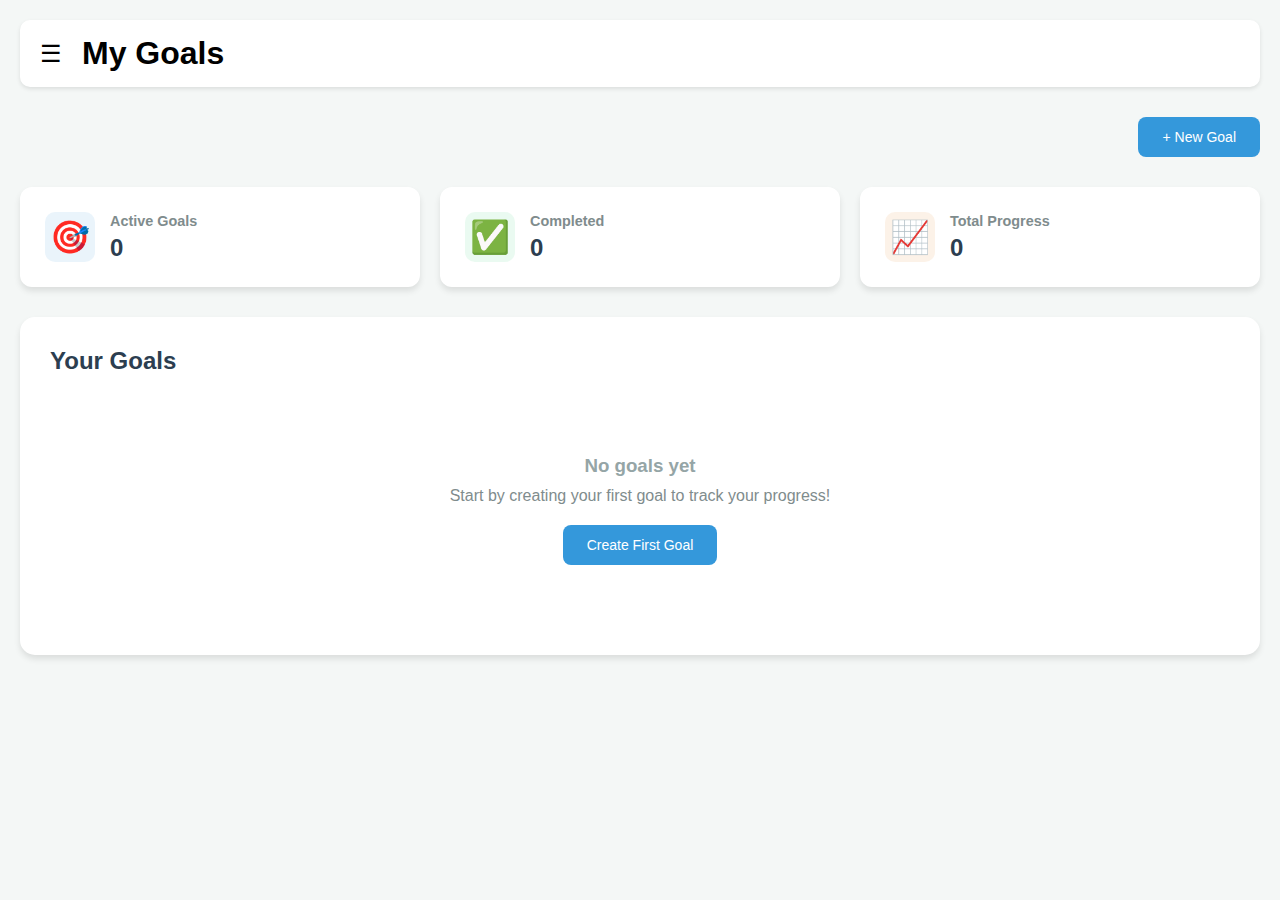
<file: goals.html>
<!DOCTYPE html>
<html lang="en">
<head>
    <meta charset="UTF-8">
    <meta name="viewport" content="width=device-width, initial-scale=1.0">
    <title>Goals - Student Organizer</title>
    <style>
        /* Same base styles as before */
        * { margin: 0; padding: 0; box-sizing: border-box; }
        body { font-family: 'Arial', sans-serif; background-color: #f4f7f6; }
        .sidebar { position: fixed; top: 0; left: -250px; width: 250px; height: 100vh; background: #2c3e50; color: white; transition: left 0.3s ease; z-index: 1000; }
        .sidebar.active { left: 0; }
        .sidebar-header { padding: 20px; border-bottom: 1px solid #34495e; }
        .sidebar-nav { list-style: none; padding: 20px 0; }
        .sidebar-nav a { display: block; padding: 15px 20px; color: #ecf0f1; text-decoration: none; }
        .sidebar-nav a:hover, .sidebar-nav a.active { background-color: #34495e; }
        .sidebar-footer { margin-top: auto; padding: 20px; }
        .logout-btn { width: 100%; padding: 12px; background: #e74c3c; color: white; border: none; border-radius: 5px; cursor: pointer; }
        .main-content { margin-left: 0; padding: 20px; transition: margin-left 0.3s ease; }
        .main-content.shifted { margin-left: 250px; }
        .header { display: flex; align-items: center; margin-bottom: 30px; background: white; padding: 15px 20px; border-radius: 10px; box-shadow: 0 2px 4px rgba(0,0,0,0.1); }
        .menu-btn { background: none; border: none; font-size: 1.5rem; cursor: pointer; margin-right: 20px; }
        .overlay { position: fixed; top: 0; left: 0; width: 100%; height: 100%; background: rgba(0,0,0,0.5); z-index: 999; opacity: 0; visibility: hidden; }
        .overlay.active { opacity: 1; visibility: visible; }
        .btn { padding: 12px 24px; background: #3498db; color: white; border: none; border-radius: 8px; cursor: pointer; font-size: 14px; font-weight: 500; }
        .btn:hover { background: #2980b9; }
        .btn-success { background: #2ecc71; }
        .btn-success:hover { background: #27ae60; }
        .btn-danger { background: #e74c3c; }
        .btn-danger:hover { background: #c0392b; }
        .btn-sm { padding: 8px 16px; font-size: 12px; }

        /* Goals specific styles */
        .goals-header {
            display: flex; justify-content: space-between; align-items: center; margin-bottom: 30px;
        }
        .goals-stats {
            display: grid; grid-template-columns: repeat(auto-fit, minmax(200px, 1fr)); gap: 20px; margin-bottom: 30px;
        }
        .stat-card {
            background: white; padding: 25px; border-radius: 12px; box-shadow: 0 4px 6px rgba(0,0,0,0.1); display: flex; align-items: center; gap: 15px;
        }
        .stat-icon { font-size: 2rem; width: 50px; height: 50px; display: flex; align-items: center; justify-content: center; border-radius: 10px; }
        .stat-icon.primary { background: rgba(52, 152, 219, 0.1); color: #3498db; }
        .stat-icon.success { background: rgba(46, 204, 113, 0.1); color: #2ecc71; }
        .stat-icon.warning { background: rgba(230, 126, 34, 0.1); color: #e67e22; }
        .stat-info h3 { font-size: 0.9rem; color: #7f8c8d; margin-bottom: 5px; }
        .stat-info p { font-size: 1.5rem; font-weight: bold; color: #2c3e50; }
        .goals-container {
            background: white; padding: 30px; border-radius: 15px; box-shadow: 0 4px 6px rgba(0,0,0,0.1); margin-bottom: 20px;
        }
        .goals-list { margin-top: 20px; }
        .goal-card {
            border: 2px solid #ecf0f1; border-radius: 10px; padding: 20px; margin-bottom: 15px; transition: all 0.3s ease;
        }
        .goal-card:hover { border-color: #3498db; transform: translateY(-2px); }
        .goal-card.completed { background: #f8f9fa; border-color: #2ecc71; }
        .goal-header { display: flex; justify-content: space-between; align-items: flex-start; margin-bottom: 10px; }
        .goal-title { font-size: 1.2rem; font-weight: 600; color: #2c3e50; }
        .goal-category {
            background: #3498db; color: white; padding: 4px 12px; border-radius: 20px; font-size: 0.8rem; font-weight: 500;
        }
        .goal-category.academic { background: #3498db; }
        .goal-category.health { background: #2ecc71; }
        .goal-category.personal { background: #e67e22; }
        .goal-category.career { background: #9b59b6; }
        .goal-description { color: #7f8c8d; margin-bottom: 15px; line-height: 1.5; }
        .goal-footer { display: flex; justify-content: space-between; align-items: center; }
        .goal-date { color: #95a5a6; font-size: 0.9rem; }
        .goal-actions { display: flex; gap: 10px; }
        .modal {
            position: fixed; top: 0; left: 0; width: 100%; height: 100%; background: rgba(0,0,0,0.5); display: none; align-items: center; justify-content: center; z-index: 10000;
        }
        .modal.active { display: flex; }
        .modal-content {
            background: white; border-radius: 15px; padding: 30px; width: 90%; max-width: 500px; max-height: 90vh; overflow-y: auto;
        }
        .modal-header { display: flex; justify-content: space-between; align-items: center; margin-bottom: 25px; }
        .modal-header h2 { color: #2c3e50; }
        .modal-close { background: none; border: none; font-size: 1.5rem; cursor: pointer; color: #7f8c8d; }
        .form-group { margin-bottom: 20px; }
        .form-group label { display: block; margin-bottom: 8px; color: #2c3e50; font-weight: 500; }
        .form-group input, .form-group select, .form-group textarea {
            width: 100%; padding: 12px; border: 2px solid #ecf0f1; border-radius: 8px; font-size: 14px;
        }
        .form-group input:focus, .form-group select:focus, .form-group textarea:focus { outline: none; border-color: #3498db; }
        .form-group textarea { resize: vertical; min-height: 100px; }
        .form-footer { margin-top: 25px; display: flex; gap: 15px; }
        .notification {
            position: fixed; top: 20px; right: 20px; padding: 15px 20px; background: #2ecc71; color: white; border-radius: 5px; z-index: 10000;
            animation: slideIn 0.3s ease;
        }
        @keyframes slideIn { from { transform: translateX(100%); } to { transform: translateX(0); } }
        .empty-state { text-align: center; padding: 60px 20px; color: #7f8c8d; }
        .empty-state h3 { margin-bottom: 10px; color: #95a5a6; }
        .empty-state p { margin-bottom: 20px; }
        @media (max-width: 768px) { .main-content.shifted { margin-left: 0; } .goals-stats { grid-template-columns: 1fr; } }
    </style>
</head>
<body>
    <!-- Sidebar -->
    <div class="sidebar" id="sidebar">
        <div class="sidebar-header">
            <h2>📚 Student Hub</h2>
        </div>
        
        <nav>
            <ul class="sidebar-nav">
                <li><a href="dashboard.html">🏠 Dashboard</a></li>
                <li><a href="profile.html">👤 Profile</a></li>
                <li><a href="goals.html" class="active">🎯 Goals</a></li>
                <li><a href="calendar.html">📅 Calendar</a></li>
                <li><a href="history.html">📜 History</a></li>
                <li><a href="analysis.html">📊 Analysis</a></li>
                <li><a href="ai-tracking.html">🤖 AI Tracking</a></li>
            </ul>
        </nav>
        
        <div class="sidebar-footer">
            <button class="logout-btn" onclick="logout()">Logout</button>
        </div>
    </div>

    <div class="overlay" id="overlay"></div>

    <div class="main-content" id="main-content">
        <div class="header">
            <button class="menu-btn" onclick="toggleMenu()">☰</button>
            <h1>My Goals</h1>
        </div>

        <div class="goals-header">
            <div></div>
            <button class="btn" onclick="openGoalModal()">+ New Goal</button>
        </div>

        <!-- Goals Statistics -->
        <div class="goals-stats">
            <div class="stat-card">
                <div class="stat-icon primary">🎯</div>
                <div class="stat-info">
                    <h3>Active Goals</h3>
                    <p id="active-goals">0</p>
                </div>
            </div>
            <div class="stat-card">
                <div class="stat-icon success">✅</div>
                <div class="stat-info">
                    <h3>Completed</h3>
                    <p id="completed-goals">0</p>
                </div>
            </div>
            <div class="stat-card">
                <div class="stat-icon warning">📈</div>
                <div class="stat-info">
                    <h3>Total Progress</h3>
                    <p id="total-goals">0</p>
                </div>
            </div>
        </div>

        <!-- Goals Container -->
        <div class="goals-container">
            <h2 style="color: #2c3e50; margin-bottom: 20px;">Your Goals</h2>
            <div id="goals-list" class="goals-list">
                <!-- Goals will be loaded here -->
            </div>
        </div>
    </div>

    <!-- Goal Modal -->
    <div class="modal" id="goal-modal">
        <div class="modal-content">
            <div class="modal-header">
                <h2>Create New Goal</h2>
                <button class="modal-close" onclick="closeGoalModal()">✕</button>
            </div>
            
            <form id="goal-form">
                <div class="form-group">
                    <label>Goal Title</label>
                    <input type="text" id="goal-title" required placeholder="Enter your goal">
                </div>
                
                <div class="form-group">
                    <label>Category</label>
                    <select id="goal-category">
                        <option value="academic">Academic</option>
                        <option value="health">Health</option>
                        <option value="personal">Personal</option>
                        <option value="career">Career</option>
                    </select>
                </div>
                
                <div class="form-group">
                    <label>Target Date</label>
                    <input type="date" id="goal-date" required>
                </div>
                
                <div class="form-group">
                    <label>Description (Optional)</label>
                    <textarea id="goal-description" placeholder="Describe your goal in detail..."></textarea>
                </div>
                
                <div class="form-footer">
                    <button type="button" class="btn btn-danger" onclick="closeGoalModal()">Cancel</button>
                    <button type="submit" class="btn btn-success">Create Goal</button>
                </div>
            </form>
        </div>
    </div>

    <script>
        let goals = JSON.parse(localStorage.getItem('goals') || '[]');

        document.addEventListener('DOMContentLoaded', function() {
            loadGoals();
            updateGoalStats();
            setupEventListeners();
            setMinDate();
        });

        function toggleMenu() {
            const sidebar = document.getElementById('sidebar');
            const overlay = document.getElementById('overlay');
            const content = document.getElementById('main-content');
            
            sidebar.classList.toggle('active');
            overlay.classList.toggle('active');
            content.classList.toggle('shifted');
        }

        function logout() {
            if (confirm('Are you sure you want to logout?')) {
                localStorage.clear();
                window.location.href = 'index.html';
            }
        }

        function setMinDate() {
            const today = new Date().toISOString().split('T')[0];
            document.getElementById('goal-date').min = today;
        }

        function loadGoals() {
            const goalsList = document.getElementById('goals-list');
            
            if (goals.length === 0) {
                goalsList.innerHTML = `
                    <div class="empty-state">
                        <h3>No goals yet</h3>
                        <p>Start by creating your first goal to track your progress!</p>
                        <button class="btn" onclick="openGoalModal()">Create First Goal</button>
                    </div>
                `;
                return;
            }

            goalsList.innerHTML = '';
            
            goals.forEach(goal => {
                const goalCard = createGoalCard(goal);
                goalsList.appendChild(goalCard);
            });
        }

        function createGoalCard(goal) {
            const card = document.createElement('div');
            card.className = `goal-card ${goal.completed ? 'completed' : ''}`;
            card.innerHTML = `
                <div class="goal-header">
                    <h3 class="goal-title">${goal.title}</h3>
                    <span class="goal-category ${goal.category}">${goal.category}</span>
                </div>
                ${goal.description ? `<p class="goal-description">${goal.description}</p>` : ''}
                <div class="goal-footer">
                    <span class="goal-date">📅 ${formatDate(goal.targetDate)}</span>
                    <div class="goal-actions">
                        <button class="btn btn-sm ${goal.completed ? 'btn-success' : ''}" onclick="toggleGoalComplete('${goal.id}')">
                            ${goal.completed ? '✓ Completed' : 'Mark Complete'}
                        </button>
                        <button class="btn btn-sm btn-danger" onclick="deleteGoal('${goal.id}')">Delete</button>
                    </div>
                </div>
            `;
            return card;
        }

        function formatDate(dateString) {
            const date = new Date(dateString);
            return date.toLocaleDateString('en-US', { 
                year: 'numeric', 
                month: 'short', 
                day: 'numeric' 
            });
        }

        function updateGoalStats() {
            const activeGoals = goals.filter(g => !g.completed).length;
            const completedGoals = goals.filter(g => g.completed).length;
            
            document.getElementById('active-goals').textContent = activeGoals;
            document.getElementById('completed-goals').textContent = completedGoals;
            document.getElementById('total-goals').textContent = goals.length;
        }

        function setupEventListeners() {
            document.getElementById('goal-form').addEventListener('submit', function(e) {
                e.preventDefault();
                createGoal();
            });
        }

        function openGoalModal() {
            document.getElementById('goal-modal').classList.add('active');
            document.getElementById('goal-form').reset();
            setMinDate();
        }

        function closeGoalModal() {
            document.getElementById('goal-modal').classList.remove('active');
        }

        function createGoal() {
            const goal = {
                id: Date.now().toString(),
                title: document.getElementById('goal-title').value,
                category: document.getElementById('goal-category').value,
                targetDate: document.getElementById('goal-date').value,
                description: document.getElementById('goal-description').value,
                completed: false,
                createdAt: new Date().toISOString()
            };

            goals.push(goal);
            localStorage.setItem('goals', JSON.stringify(goals));
            
            closeGoalModal();
            loadGoals();
            updateGoalStats();
            showNotification('Goal created successfully!', 'success');
        }

        function toggleGoalComplete(goalId) {
            const goal = goals.find(g => g.id === goalId);
            if (goal) {
                goal.completed = !goal.completed;
                localStorage.setItem('goals', JSON.stringify(goals));
                loadGoals();
                updateGoalStats();
                
                const status = goal.completed ? 'completed' : 'reopened';
                showNotification(`Goal ${status}!`, 'success');
            }
        }

        function deleteGoal(goalId) {
            if (confirm('Are you sure you want to delete this goal?')) {
                goals = goals.filter(g => g.id !== goalId);
                localStorage.setItem('goals', JSON.stringify(goals));
                loadGoals();
                updateGoalStats();
                showNotification('Goal deleted', 'success');
            }
        }

        function showNotification(message, type = 'success') {
            const notification = document.createElement('div');
            notification.className = 'notification';
            notification.textContent = message;
            
            if (type === 'success') {
                notification.style.background = '#2ecc71';
            }
            
            document.body.appendChild(notification);
            
            setTimeout(() => {
                notification.remove();
            }, 3000);
        }

        // Close modal when clicking outside
        document.getElementById('goal-modal').addEventListener('click', function(e) {
            if (e.target === this) {
                closeGoalModal();
            }
        });
    </script>
</body>
</html>
</file>
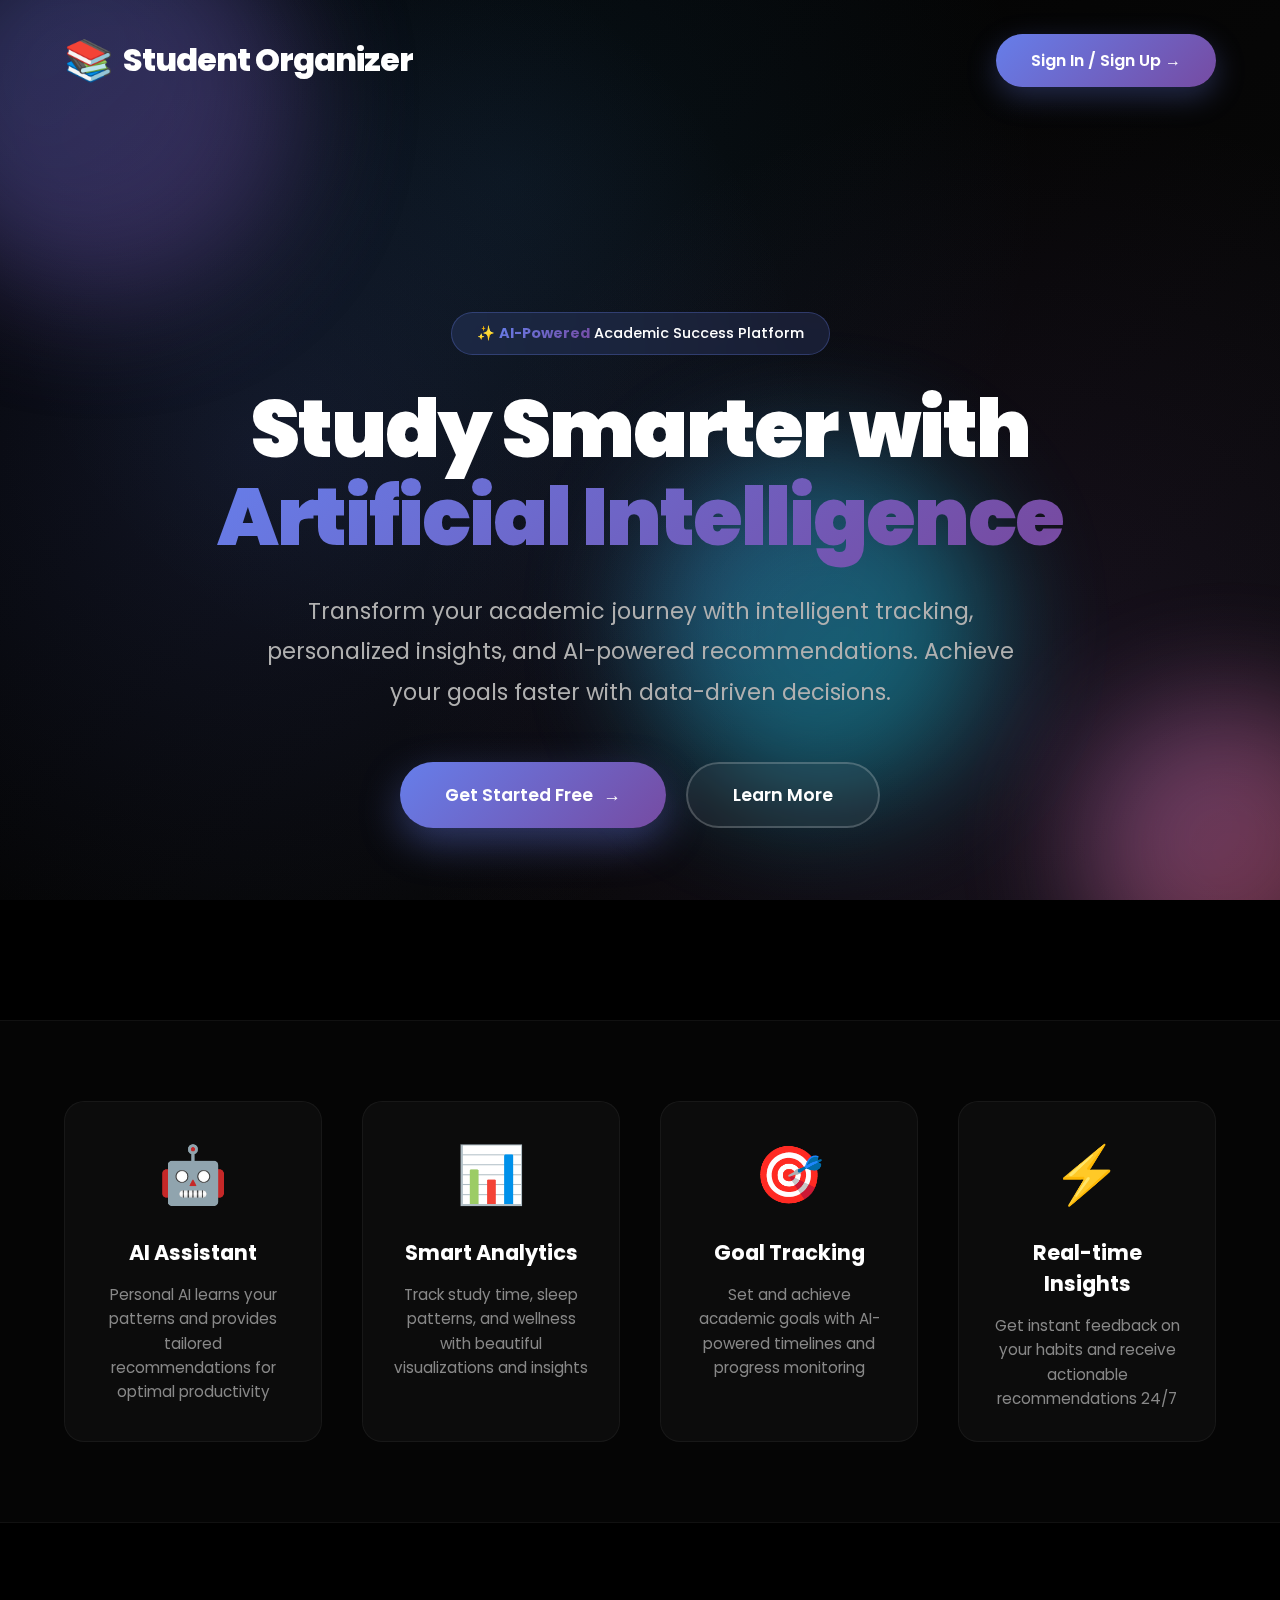
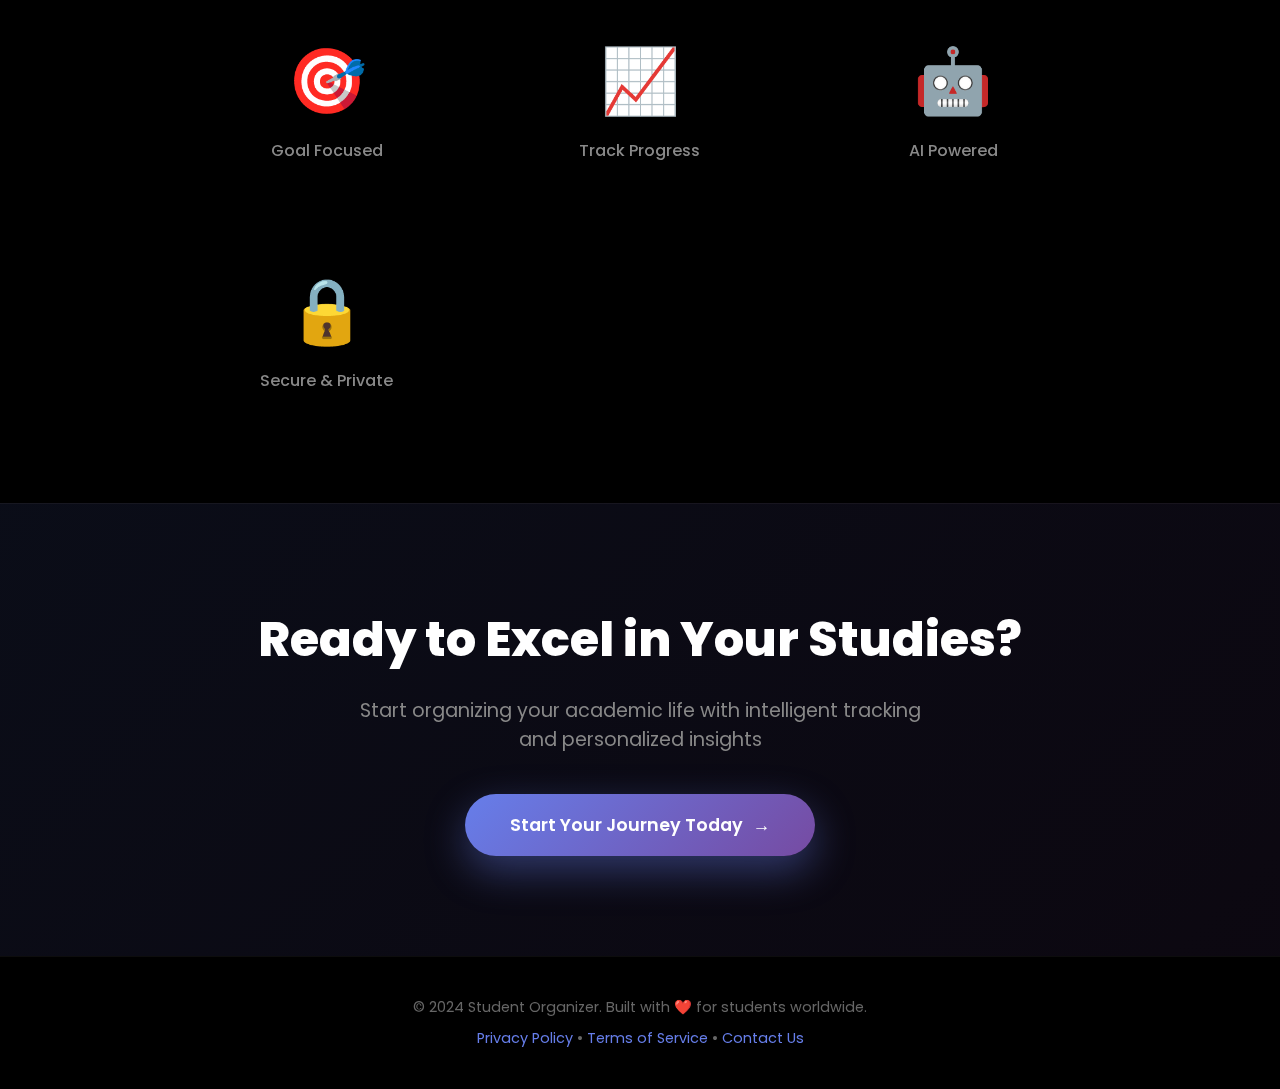
<file: home.html>
<!DOCTYPE html>
<html lang="en">
<head>
    <meta charset="UTF-8">
    <meta name="viewport" content="width=device-width, initial-scale=1.0">
    <title>Student Organizer - AI-Powered Academic Success</title>
    <style>
        @import url('https://fonts.googleapis.com/css2?family=Poppins:wght@300;400;500;600;700;800;900&display=swap');
        
        * { margin: 0; padding: 0; box-sizing: border-box; }
        
        body { 
            font-family: 'Poppins', sans-serif; 
            overflow-x: hidden;
            background: #000;
            color: #fff;
        }

        /* Animated Background */
        .animated-bg {
            position: fixed;
            top: 0;
            left: 0;
            width: 100%;
            height: 100%;
            z-index: -1;
            background: radial-gradient(circle at 20% 50%, rgba(102, 126, 234, 0.15) 0%, transparent 50%),
                        radial-gradient(circle at 80% 80%, rgba(118, 75, 162, 0.15) 0%, transparent 50%),
                        radial-gradient(circle at 40% 20%, rgba(52, 152, 219, 0.1) 0%, transparent 50%),
                        linear-gradient(135deg, #000000 0%, #0a0a0a 100%);
        }

        .bg-orbs {
            position: fixed;
            width: 100%;
            height: 100%;
            overflow: hidden;
            z-index: -1;
        }

        .orb {
            position: absolute;
            border-radius: 50%;
            filter: blur(60px);
            opacity: 0.4;
            animation: float-orb 20s infinite ease-in-out;
        }

        .orb-1 {
            width: 400px;
            height: 400px;
            background: linear-gradient(135deg, #667eea, #764ba2);
            top: -100px;
            left: -100px;
            animation-delay: 0s;
        }

        .orb-2 {
            width: 300px;
            height: 300px;
            background: linear-gradient(135deg, #f093fb, #f5576c);
            bottom: -100px;
            right: -100px;
            animation-delay: 5s;
        }

        .orb-3 {
            width: 350px;
            height: 350px;
            background: linear-gradient(135deg, #4facfe, #00f2fe);
            top: 50%;
            left: 50%;
            animation-delay: 10s;
        }

        @keyframes float-orb {
            0%, 100% { transform: translate(0, 0) scale(1); }
            33% { transform: translate(100px, -100px) scale(1.1); }
            66% { transform: translate(-100px, 100px) scale(0.9); }
        }

        /* Container */
        .container {
            max-width: 1400px;
            margin: 0 auto;
            padding: 0 5%;
            position: relative;
            z-index: 1;
        }

        /* Navigation */
        nav {
            display: flex;
            justify-content: space-between;
            align-items: center;
            padding: 30px 5%;
            position: relative;
            z-index: 1000;
        }

        .logo {
            font-size: 2rem;
            font-weight: 800;
            display: flex;
            align-items: center;
            gap: 10px;
            letter-spacing: -1px;
        }

        .logo-icon {
            font-size: 2.5rem;
            animation: bounce 2s infinite;
        }

        @keyframes bounce {
            0%, 100% { transform: translateY(0); }
            50% { transform: translateY(-10px); }
        }

        .nav-btn {
            padding: 14px 35px;
            background: linear-gradient(135deg, #667eea 0%, #764ba2 100%);
            border: none;
            border-radius: 30px;
            color: #fff;
            font-weight: 600;
            font-size: 1rem;
            cursor: pointer;
            transition: all 0.3s ease;
            box-shadow: 0 10px 30px rgba(102, 126, 234, 0.3);
            font-family: 'Poppins', sans-serif;
        }

        .nav-btn:hover {
            transform: translateY(-3px);
            box-shadow: 0 15px 40px rgba(102, 126, 234, 0.5);
        }

        /* Hero Section */
        .hero {
            min-height: 100vh;
            display: flex;
            align-items: center;
            justify-content: center;
            text-align: center;
            padding: 50px 5%;
        }

        .hero-content {
            max-width: 1000px;
        }

        .hero-badge {
            display: inline-block;
            padding: 10px 25px;
            background: rgba(102, 126, 234, 0.15);
            border: 1px solid rgba(102, 126, 234, 0.3);
            border-radius: 30px;
            font-size: 0.9rem;
            font-weight: 500;
            margin-bottom: 30px;
            backdrop-filter: blur(10px);
            animation: fadeInUp 1s ease;
        }

        .hero-badge span {
            background: linear-gradient(135deg, #667eea 0%, #764ba2 100%);
            -webkit-background-clip: text;
            -webkit-text-fill-color: transparent;
            font-weight: 700;
        }

        .hero h1 {
            font-size: 5rem;
            font-weight: 900;
            line-height: 1.1;
            margin-bottom: 30px;
            letter-spacing: -2px;
            animation: fadeInUp 1s ease 0.2s backwards;
        }

        .gradient-text {
            background: linear-gradient(135deg, #667eea 0%, #764ba2 50%, #f093fb 100%);
            -webkit-background-clip: text;
            -webkit-text-fill-color: transparent;
            animation: gradient-shift 3s ease infinite;
            background-size: 200% auto;
        }

        @keyframes gradient-shift {
            0%, 100% { background-position: 0% 50%; }
            50% { background-position: 100% 50%; }
        }

        .hero p {
            font-size: 1.4rem;
            color: #b0b0b0;
            line-height: 1.8;
            margin-bottom: 50px;
            max-width: 800px;
            margin-left: auto;
            margin-right: auto;
            animation: fadeInUp 1s ease 0.4s backwards;
        }

        @keyframes fadeInUp {
            from {
                opacity: 0;
                transform: translateY(30px);
            }
            to {
                opacity: 1;
                transform: translateY(0);
            }
        }

        .hero-buttons {
            display: flex;
            gap: 20px;
            justify-content: center;
            flex-wrap: wrap;
            animation: fadeInUp 1s ease 0.6s backwards;
        }

        .btn {
            padding: 18px 45px;
            border-radius: 35px;
            font-weight: 600;
            font-size: 1.1rem;
            cursor: pointer;
            transition: all 0.3s ease;
            text-decoration: none;
            display: inline-flex;
            align-items: center;
            gap: 10px;
            border: none;
            font-family: 'Poppins', sans-serif;
        }

        .btn-primary {
            background: linear-gradient(135deg, #667eea 0%, #764ba2 100%);
            color: #fff;
            box-shadow: 0 15px 40px rgba(102, 126, 234, 0.4);
        }

        .btn-primary:hover {
            transform: translateY(-3px);
            box-shadow: 0 20px 50px rgba(102, 126, 234, 0.6);
        }

        .btn-secondary {
            background: rgba(255, 255, 255, 0.05);
            color: #fff;
            border: 2px solid rgba(255, 255, 255, 0.2);
            backdrop-filter: blur(10px);
        }

        .btn-secondary:hover {
            background: rgba(255, 255, 255, 0.1);
            border-color: rgba(255, 255, 255, 0.4);
            transform: translateY(-3px);
        }

        /* Features Banner */
        .features-banner {
            padding: 80px 5%;
            background: rgba(255, 255, 255, 0.02);
            border-top: 1px solid rgba(255, 255, 255, 0.05);
            border-bottom: 1px solid rgba(255, 255, 255, 0.05);
        }

        .features-grid {
            display: grid;
            grid-template-columns: repeat(auto-fit, minmax(250px, 1fr));
            gap: 40px;
            max-width: 1200px;
            margin: 0 auto;
        }

        .feature-item {
            text-align: center;
            padding: 30px;
            border-radius: 20px;
            background: rgba(255, 255, 255, 0.03);
            border: 1px solid rgba(255, 255, 255, 0.05);
            transition: all 0.3s ease;
            backdrop-filter: blur(10px);
        }

        .feature-item:hover {
            transform: translateY(-10px);
            background: rgba(255, 255, 255, 0.05);
            border-color: rgba(102, 126, 234, 0.3);
            box-shadow: 0 20px 50px rgba(102, 126, 234, 0.2);
        }

        .feature-icon {
            font-size: 3.5rem;
            margin-bottom: 20px;
            display: inline-block;
            animation: float 3s ease-in-out infinite;
        }

        @keyframes float {
            0%, 100% { transform: translateY(0); }
            50% { transform: translateY(-15px); }
        }

        .feature-item:nth-child(2) .feature-icon { animation-delay: 0.5s; }
        .feature-item:nth-child(3) .feature-icon { animation-delay: 1s; }
        .feature-item:nth-child(4) .feature-icon { animation-delay: 1.5s; }

        .feature-item h3 {
            font-size: 1.3rem;
            margin-bottom: 15px;
            font-weight: 700;
        }

        .feature-item p {
            color: #888;
            line-height: 1.6;
            font-size: 0.95rem;
        }

        /* Stats Section */
        .stats-section {
            padding: 80px 5%;
            text-align: center;
        }

        .stats-grid {
            display: grid;
            grid-template-columns: repeat(auto-fit, minmax(200px, 1fr));
            gap: 40px;
            max-width: 900px;
            margin: 0 auto;
        }

        .stat-item {
            padding: 30px;
        }

        .stat-number {
            font-size: 4rem;
            font-weight: 900;
            margin-bottom: 10px;
            display: block;
        }

        .stat-label {
            font-size: 1rem;
            color: #888;
            font-weight: 500;
        }

        /* Footer CTA */
        .footer-cta {
            padding: 100px 5%;
            text-align: center;
            background: linear-gradient(135deg, rgba(102, 126, 234, 0.1) 0%, rgba(118, 75, 162, 0.1) 100%);
            border-top: 1px solid rgba(255, 255, 255, 0.05);
        }

        .footer-cta h2 {
            font-size: 3rem;
            font-weight: 800;
            margin-bottom: 20px;
        }

        .footer-cta p {
            font-size: 1.2rem;
            color: #888;
            margin-bottom: 40px;
            max-width: 600px;
            margin-left: auto;
            margin-right: auto;
        }

        /* Footer */
        footer {
            padding: 40px 5%;
            text-align: center;
            color: #666;
            font-size: 0.9rem;
            border-top: 1px solid rgba(255, 255, 255, 0.05);
        }

        footer a {
            color: #667eea;
            text-decoration: none;
        }

        /* Responsive */
        @media (max-width: 968px) {
            .hero h1 { font-size: 3.5rem; }
            .hero p { font-size: 1.2rem; }
            .features-grid { grid-template-columns: repeat(auto-fit, minmax(200px, 1fr)); }
        }

        @media (max-width: 640px) {
            .hero h1 { font-size: 2.5rem; }
            .hero p { font-size: 1rem; padding: 0 10px; }
            .btn { padding: 15px 30px; font-size: 1rem; }
            .hero-buttons { flex-direction: column; width: 100%; padding: 0 20px; }
            .hero-buttons .btn { width: 100%; justify-content: center; }
            .features-grid { grid-template-columns: 1fr; }
            .stats-grid { grid-template-columns: 1fr; }
            .footer-cta h2 { font-size: 2rem; }
        }
    </style>
</head>
<body>
    <div class="animated-bg"></div>
    
    <div class="bg-orbs">
        <div class="orb orb-1"></div>
        <div class="orb orb-2"></div>
        <div class="orb orb-3"></div>
    </div>

    <!-- Navigation -->
    <nav>
        <div class="logo">
            <span class="logo-icon">📚</span>
            <span>Student Organizer</span>
        </div>
        <button class="nav-btn" onclick="window.location.href='index.html'">
            Sign In / Sign Up →
        </button>
    </nav>

    <!-- Hero Section -->
    <section class="hero">
        <div class="hero-content">
            <div class="hero-badge">
                ✨ <span>AI-Powered</span> Academic Success Platform
            </div>
            
            <h1>
                Study Smarter with<br>
                <span class="gradient-text">Artificial Intelligence</span>
            </h1>
            
            <p>
                Transform your academic journey with intelligent tracking, personalized insights, 
                and AI-powered recommendations. Achieve your goals faster with data-driven decisions.
            </p>
            
            <div class="hero-buttons">
                <a href="index.html" class="btn btn-primary">
                    Get Started Free
                    <span>→</span>
                </a>
                <a href="#features" class="btn btn-secondary">
                    Learn More
                </a>
            </div>
        </div>
    </section>

    <!-- Features Banner -->
    <section id="features" class="features-banner">
        <div class="features-grid">
            <div class="feature-item">
                <div class="feature-icon">🤖</div>
                <h3>AI Assistant</h3>
                <p>Personal AI learns your patterns and provides tailored recommendations for optimal productivity</p>
            </div>
            
            <div class="feature-item">
                <div class="feature-icon">📊</div>
                <h3>Smart Analytics</h3>
                <p>Track study time, sleep patterns, and wellness with beautiful visualizations and insights</p>
            </div>
            
            <div class="feature-item">
                <div class="feature-icon">🎯</div>
                <h3>Goal Tracking</h3>
                <p>Set and achieve academic goals with AI-powered timelines and progress monitoring</p>
            </div>
            
            <div class="feature-item">
                <div class="feature-icon">⚡</div>
                <h3>Real-time Insights</h3>
                <p>Get instant feedback on your habits and receive actionable recommendations 24/7</p>
            </div>
        </div>
    </section>

    <!-- Why Choose Section -->
    <section class="stats-section">
        <div class="stats-grid">
            <div class="stat-item">
                <span class="stat-number">🎯</span>
                <span class="stat-label">Goal Focused</span>
            </div>
            <div class="stat-item">
                <span class="stat-number">📈</span>
                <span class="stat-label">Track Progress</span>
            </div>
            <div class="stat-item">
                <span class="stat-number">🤖</span>
                <span class="stat-label">AI Powered</span>
            </div>
            <div class="stat-item">
                <span class="stat-number">🔒</span>
                <span class="stat-label">Secure & Private</span>
            </div>
        </div>
    </section>

    <!-- Footer CTA -->
    <section class="footer-cta">
        <h2>Ready to Excel in Your Studies?</h2>
        <p>Start organizing your academic life with intelligent tracking and personalized insights</p>
        <a href="index.html" class="btn btn-primary">
            Start Your Journey Today
            <span>→</span>
        </a>
    </section>

    <!-- Footer -->
    <footer>
        <p>© 2024 Student Organizer. Built with ❤️ for students worldwide.</p>
        <p style="margin-top: 10px;">
            <a href="#">Privacy Policy</a> • 
            <a href="#">Terms of Service</a> • 
            <a href="#">Contact Us</a>
        </p>
    </footer>

    <script>
        // Smooth scroll
        document.querySelectorAll('a[href^="#"]').forEach(anchor => {
            anchor.addEventListener('click', function (e) {
                e.preventDefault();
                const target = document.querySelector(this.getAttribute('href'));
                if (target) {
                    target.scrollIntoView({ behavior: 'smooth', block: 'start' });
                }
            });
        });

        // Parallax effect
        window.addEventListener('scroll', () => {
            const scrolled = window.pageYOffset;
            const orbs = document.querySelectorAll('.orb');
            orbs.forEach((orb, index) => {
                const speed = (index + 1) * 0.1;
                orb.style.transform = `translate(${scrolled * speed}px, ${scrolled * speed * 0.5}px)`;
            });
        });
    </script>
</body>
</html>
</file>
<file: y2k-style.css>
/* =============================================
   ULTIMATE Y2K CSS - CLAUDE INSPIRED EDITION
   ============================================= */

/* Base Variables */
:root {
    /* Y2K Color Palette */
    --y2k-pink: #ff99cc;
    --y2k-blue: #99ccff;
    --y2k-purple: #cc99ff;
    --y2k-green: #99ffcc;
    --y2k-yellow: #ffff99;
    --y2k-orange: #ffcc99;

    /* Metallic Accents */
    --y2k-chrome: #c0c0c0;
    --y2k-silver: #e0e0e0;
    --y2k-gold: #ffd700;

    /* Neon Accents */
    --y2k-neon-pink: #ff00ff;
    --y2k-neon-blue: #00ffff;
    --y2k-neon-green: #00ff00;

    /* Backgrounds */
    --y2k-bg-gradient: linear-gradient(135deg, #ffccff 0%, #ccffff 50%, #ffffcc 100%);
    --y2k-bg-pattern: repeating-conic-gradient(#ffccff 0% 25%, #ccffff 0% 50%);

    /* Text Colors */
    --y2k-text: #333366;
    --y2k-text-light: #ffffff;
    --y2k-text-shadow: #000000;

    /* UI Elements */
    --y2k-glass: rgba(255, 255, 255, 0.7);
    --y2k-glass-dark: rgba(200, 200, 255, 0.3);
    --y2k-border: 1px solid rgba(255, 255, 255, 0.5);

    /* Shadows */
    --y2k-shadow: 0 4px 8px rgba(0, 0, 0, 0.2);
    --y2k-neon-shadow: 0 0 10px rgba(255, 20, 147, 0.5);
    --y2k-glow: 0 0 20px rgba(255, 255, 255, 0.7);
}

/* Base Reset */
* {
    margin: 0;
    padding: 0;
    box-sizing: border-box;
}

html {
    scroll-behavior: smooth;
}

/* Import Y2K Fonts */
@import url('https://fonts.googleapis.com/css2?family=Press+Start+2P&family=VT323&family=Orbitron:wght@400;700&family=Rajdhani:wght@500;700&display=swap');

/* Base Styles */
body {
    font-family: 'Rajdhani', 'VT323', monospace;
    background: var(--y2k-bg-gradient);
    color: var(--y2k-text);
    min-height: 100vh;
    overflow-x: hidden;
    position: relative;
}

/* Y2K Background Pattern */
body::before {
    content: '';
    position: fixed;
    top: 0;
    left: 0;
    width: 100%;
    height: 100%;
    background: var(--y2k-bg-pattern);
    opacity: 0.1;
    z-index: -1;
    pointer-events: none;
}

/* Y2K Grid Overlay */
body::after {
    content: '';
    position: fixed;
    top: 0;
    left: 0;
    width: 100%;
    height: 100%;
    background-image:
        linear-gradient(rgba(255, 255, 255, 0.2) 1px, transparent 1px),
        linear-gradient(90deg, rgba(255, 255, 255, 0.2) 1px, transparent 1px);
    background-size: 30px 30px;
    z-index: -1;
    pointer-events: none;
}

/* =============================================
   Y2K AUTHENTIC ELEMENTS
   ============================================= */

/* Chrome Metallic Effect */
.y2k-chrome {
    background: linear-gradient(145deg, var(--y2k-chrome), var(--y2k-silver));
    border: 1px solid rgba(255, 255, 255, 0.3);
    box-shadow: var(--y2k-shadow), inset 0 0 10px rgba(255, 255, 255, 0.5);
}

/* Neon Glow Effect */
.y2k-neon {
    text-shadow: 0 0 5px var(--y2k-neon-pink), 0 0 10px var(--y2k-neon-pink);
    box-shadow: var(--y2k-neon-shadow);
    animation: neon-pulse 2s infinite alternate;
}

@keyframes neon-pulse {
    from {
        text-shadow: 0 0 5px var(--y2k-neon-pink), 0 0 10px var(--y2k-neon-pink);
        box-shadow: var(--y2k-neon-shadow);
    }
    to {
        text-shadow: 0 0 10px var(--y2k-neon-pink), 0 0 20px var(--y2k-neon-pink), 0 0 30px var(--y2k-neon-pink);
        box-shadow: 0 0 15px rgba(255, 20, 147, 0.7);
    }
}

/* Pixelated Border Effect */
.y2k-pixel-border {
    position: relative;
    border: 3px solid var(--y2k-pink);
}

.y2k-pixel-border::before {
    content: '';
    position: absolute;
    top: -6px;
    left: -6px;
    right: -6px;
    bottom: -6px;
    background:
        linear-gradient(45deg, transparent 45%, var(--y2k-pink) 45%, var(--y2k-pink) 55%, transparent 55%),
        linear-gradient(-45deg, transparent 45%, var(--y2k-pink) 45%, var(--y2k-pink) 55%, transparent 55%);
    background-size: 6px 6px;
    z-index: -1;
}

/* Y2K Window Effect */
.y2k-window {
    background: var(--y2k-glass);
    backdrop-filter: blur(10px);
    border: var(--y2k-border);
    box-shadow: var(--y2k-shadow);
    position: relative;
}

.y2k-window::before {
    content: '';
    position: absolute;
    top: 0;
    left: 0;
    right: 0;
    height: 30px;
    background: linear-gradient(90deg, var(--y2k-pink), var(--y2k-blue), var(--y2k-green));
    border-bottom: 1px solid rgba(255, 255, 255, 0.3);
}

/* Y2K Button Styles */
.y2k-btn {
    background: linear-gradient(180deg, var(--y2k-silver), var(--y2k-chrome));
    color: var(--y2k-text);
    border: 2px solid var(--y2k-pink);
    border-radius: 5px;
    padding: 12px 24px;
    font-family: 'Press Start 2P', cursive;
    font-size: 0.8rem;
    text-transform: uppercase;
    cursor: pointer;
    transition: all 0.3s ease;
    box-shadow: var(--y2k-shadow);
    position: relative;
    overflow: hidden;
}

.y2k-btn:hover {
    transform: translateY(-2px);
    box-shadow: 0 5px 15px rgba(0, 0, 0, 0.3);
    background: linear-gradient(180deg, var(--y2k-gold), var(--y2k-silver));
}

.y2k-btn:active {
    transform: translateY(0);
    box-shadow: var(--y2k-shadow);
}

.y2k-btn::after {
    content: '';
    position: absolute;
    top: 0;
    left: -100%;
    width: 100%;
    height: 100%;
    background: linear-gradient(90deg, transparent, rgba(255, 255, 255, 0.4), transparent);
    transition: left 0.5s;
}

.y2k-btn:hover::after {
    left: 100%;
}

/* Y2K Input Fields */
.y2k-input {
    background: var(--y2k-glass-dark);
    border: 2px solid var(--y2k-purple);
    border-radius: 0;
    padding: 12px 15px;
    color: var(--y2k-text-light);
    font-family: 'VT323', monospace;
    font-size: 1rem;
    transition: all 0.3s ease;
    box-shadow: inset 0 0 5px rgba(0, 0, 0, 0.2);
}

.y2k-input:focus {
    outline: none;
    border-color: var(--y2k-neon-pink);
    box-shadow: 0 0 10px rgba(255, 20, 147, 0.5), inset 0 0 5px rgba(255, 20, 147, 0.3);
    background: rgba(200, 200, 255, 0.5);
}

/* Y2K Card Styles */
.y2k-card {
    background: var(--y2k-glass);
    border: var(--y2k-border);
    border-radius: 10px;
    padding: 20px;
    margin: 20px 0;
    box-shadow: var(--y2k-shadow);
    transition: all 0.3s ease;
    position: relative;
    overflow: hidden;
}

.y2k-card:hover {
    transform: translateY(-5px);
    box-shadow: 0 10px 20px rgba(0, 0, 0, 0.2);
}

.y2k-card::before {
    content: '';
    position: absolute;
    top: 0;
    left: 0;
    width: 100%;
    height: 5px;
    background: linear-gradient(90deg, var(--y2k-pink), var(--y2k-blue), var(--y2k-green), var(--y2k-yellow));
}

/* Y2K Navigation */
.y2k-nav {
    background: var(--y2k-glass-dark);
    backdrop-filter: blur(10px);
    border-bottom: 2px solid var(--y2k-pink);
    padding: 15px 0;
    position: sticky;
    top: 0;
    z-index: 100;
}

.y2k-nav a {
    color: var(--y2k-text-light);
    text-decoration: none;
    padding: 10px 20px;
    margin: 0 5px;
    border-radius: 5px;
    transition: all 0.3s ease;
    font-family: 'Orbitron', sans-serif;
}

.y2k-nav a:hover {
    background: rgba(255, 255, 255, 0.2);
    color: var(--y2k-neon-pink);
}

.y2k-nav a.active {
    background: var(--y2k-pink);
    color: var(--y2k-text-light);
}

/* Y2K Typography */
.y2k-title {
    font-family: 'Press Start 2P', cursive;
    font-size: 2.5rem;
    color: var(--y2k-pink);
    text-shadow: 3px 3px 0 var(--y2k-text-shadow), 0 0 10px var(--y2k-neon-pink);
    margin-bottom: 20px;
    text-align: center;
    letter-spacing: 2px;
}

.y2k-subtitle {
    font-family: 'VT323', monospace;
    font-size: 1.2rem;
    color: var(--y2k-text);
    text-align: center;
    margin-bottom: 30px;
    letter-spacing: 1px;
}

.y2k-text {
    font-family: 'Rajdhani', sans-serif;
    line-height: 1.6;
    color: var(--y2k-text);
}

/* Y2K Progress Bars */
.y2k-progress {
    height: 20px;
    background: var(--y2k-glass-dark);
    border: 1px solid var(--y2k-purple);
    border-radius: 0;
    overflow: hidden;
    margin: 15px 0;
}

.y2k-progress-fill {
    height: 100%;
    background: linear-gradient(90deg, var(--y2k-pink), var(--y2k-blue));
    width: 0%;
    transition: width 0.5s ease;
    position: relative;
}

.y2k-progress-fill::after {
    content: '';
    position: absolute;
    top: 0;
    right: 0;
    width: 20px;
    height: 100%;
    background: rgba(255, 255, 255, 0.5);
    animation: progress-shine 2s infinite;
}

@keyframes progress-shine {
    0% { transform: translateX(-100%); }
    100% { transform: translateX(100%); }
}

/* Y2K Toggle Switch */
.y2k-toggle {
    position: relative;
    display: inline-block;
    width: 60px;
    height: 30px;
}

.y2k-toggle input {
    opacity: 0;
    width: 0;
    height: 0;
}

.y2k-slider {
    position: absolute;
    cursor: pointer;
    top: 0;
    left: 0;
    right: 0;
    bottom: 0;
    background-color: var(--y2k-glass-dark);
    transition: .4s;
    border-radius: 30px;
    border: 2px solid var(--y2k-pink);
}

.y2k-slider:before {
    position: absolute;
    content: "";
    height: 22px;
    width: 22px;
    left: 4px;
    bottom: 4px;
    background-color: var(--y2k-pink);
    transition: .4s;
    border-radius: 50%;
}

input:checked + .y2k-slider {
    background-color: var(--y2k-blue);
}

input:checked + .y2k-slider:before {
    transform: translateX(30px);
}

/* Y2K Modal */
.y2k-modal {
    display: none;
    position: fixed;
    z-index: 1000;
    left: 0;
    top: 0;
    width: 100%;
    height: 100%;
    background-color: rgba(0, 0, 0, 0.5);
    backdrop-filter: blur(5px);
}

.y2k-modal-content {
    background: var(--y2k-glass);
    margin: 10% auto;
    padding: 20px;
    border: var(--y2k-border);
    width: 80%;
    max-width: 500px;
    border-radius: 10px;
    box-shadow: var(--y2k-shadow);
    position: relative;
}

.y2k-close {
    color: var(--y2k-text);
    float: right;
    font-size: 28px;
    font-weight: bold;
    cursor: pointer;
}

.y2k-close:hover {
    color: var(--y2k-neon-pink);
}

/* Y2K Animation Effects */
@keyframes y2k-float {
    0% { transform: translateY(0px); }
    50% { transform: translateY(-10px); }
    100% { transform: translateY(0px); }
}

.y2k-float {
    animation: y2k-float 3s ease-in-out infinite;
}

@keyframes y2k-rotate {
    from { transform: rotate(0deg); }
    to { transform: rotate(360deg); }
}

.y2k-rotate {
    animation: y2k-rotate 10s linear infinite;
}

/* Y2K Responsive Design */
@media (max-width: 768px) {
    .y2k-title {
        font-size: 1.8rem;
    }

    .y2k-subtitle {
        font-size: 1rem;
    }

    .y2k-btn {
        padding: 10px 20px;
        font-size: 0.7rem;
    }
}

@media (max-width: 480px) {
    .y2k-title {
        font-size: 1.5rem;
    }

    .y2k-card {
        padding: 15px;
    }
}

/* =============================================
   Y2K AUTHENTICATION SPECIFIC STYLES
   ============================================= */
.auth-container {
    display: flex;
    min-height: 100vh;
    background: var(--y2k-bg-gradient);
    position: relative;
    overflow: hidden;
}

.auth-left {
    flex: 1;
    display: flex;
    flex-direction: column;
    justify-content: center;
    align-items: center;
    padding: 40px;
    background: rgba(255, 255, 255, 0.1);
    backdrop-filter: blur(10px);
}

.auth-right {
    flex: 1;
    display: flex;
    flex-direction: column;
    justify-content: center;
    align-items: center;
    padding: 40px;
    background: rgba(200, 200, 255, 0.2);
    backdrop-filter: blur(10px);
}

.auth-form-container {
    width: 100%;
    max-width: 400px;
    background: var(--y2k-glass);
    padding: 30px;
    border: var(--y2k-border);
    border-radius: 10px;
    box-shadow: var(--y2k-shadow);
    position: relative;
}

.auth-form-container::before {
    content: '';
    position: absolute;
    top: 0;
    left: 0;
    right: 0;
    height: 30px;
    background: linear-gradient(90deg, var(--y2k-pink), var(--y2k-blue), var(--y2k-green));
    border-radius: 10px 10px 0 0;
}

.auth-form-title {
    font-family: 'Press Start 2P', cursive;
    font-size: 1.5rem;
    color: var(--y2k-pink);
    text-align: center;
    margin-bottom: 20px;
    text-shadow: 2px 2px 0 var(--y2k-text-shadow);
}

.auth-form-subtitle {
    font-family: 'VT323', monospace;
    color: var(--y2k-text);
    text-align: center;
    margin-bottom: 30px;
}

.auth-form {
    display: flex;
    flex-direction: column;
    gap: 20px;
}

.form-group {
    position: relative;
}

.form-input {
    width: 100%;
    padding: 12px 15px;
    background: var(--y2k-glass-dark);
    border: 2px solid var(--y2k-purple);
    color: var(--y2k-text-light);
    font-family: 'VT323', monospace;
    font-size: 1rem;
}

.form-input:focus {
    outline: none;
    border-color: var(--y2k-neon-pink);
    box-shadow: 0 0 10px rgba(255, 20, 147, 0.5);
}

.input-icon {
    position: absolute;
    left: 15px;
    top: 50%;
    transform: translateY(-50%);
    color: var(--y2k-text-light);
}

.auth-btn {
    width: 100%;
    padding: 15px;
    background: linear-gradient(180deg, var(--y2k-silver), var(--y2k-chrome));
    color: var(--y2k-text);
    border: 2px solid var(--y2k-pink);
    border-radius: 5px;
    font-family: 'Press Start 2P', cursive;
    font-size: 0.8rem;
    text-transform: uppercase;
    cursor: pointer;
    transition: all 0.3s ease;
    box-shadow: var(--y2k-shadow);
}

.auth-btn:hover {
    background: linear-gradient(180deg, var(--y2k-gold), var(--y2k-silver));
    transform: translateY(-2px);
    box-shadow: 0 5px 15px rgba(0, 0, 0, 0.3);
}

.divider {
    display: flex;
    align-items: center;
    margin: 20px 0;
    color: var(--y2k-text);
    font-family: 'VT323', monospace;
}

.divider::before,
.divider::after {
    content: '';
    flex: 1;
    border-bottom: 1px solid var(--y2k-purple);
}

.divider::before {
    margin-right: 10px;
}

.divider::after {
    margin-left: 10px;
}

.social-login {
    display: flex;
    justify-content: center;
    gap: 15px;
    margin-top: 20px;
}

.social-btn {
    width: 50px;
    height: 50px;
    background: var(--y2k-glass-dark);
    border: 2px solid var(--y2k-purple);
    border-radius: 50%;
    display: flex;
    align-items: center;
    justify-content: center;
    cursor: pointer;
    transition: all 0.3s ease;
    font-size: 1.5rem;
}

.social-btn:hover {
    background: var(--y2k-pink);
    transform: translateY(-3px);
    box-shadow: 0 5px 15px rgba(0, 0, 0, 0.2);
}

.form-footer {
    text-align: center;
    margin-top: 20px;
    color: var(--y2k-text);
    font-family: 'VT323', monospace;
}

.form-footer a {
    color: var(--y2k-pink);
    text-decoration: none;
}

.form-footer a:hover {
    text-decoration: underline;
    color: var(--y2k-neon-pink);
}

/* Y2K Notification */
.notification {
    position: fixed;
    top: 20px;
    right: 20px;
    padding: 15px 20px;
    background: var(--y2k-glass);
    color: var(--y2k-text-light);
    border: var(--y2k-border);
    border-radius: 5px;
    box-shadow: var(--y2k-shadow);
    z-index: 1000;
    font-family: 'VT323', monospace;
    animation: slideIn 0.5s ease-out;
}

@keyframes slideIn {
    from {
        transform: translateX(100%);
        opacity: 0;
    }
    to {
        transform: translateX(0);
        opacity: 1;
    }
}
</file>
